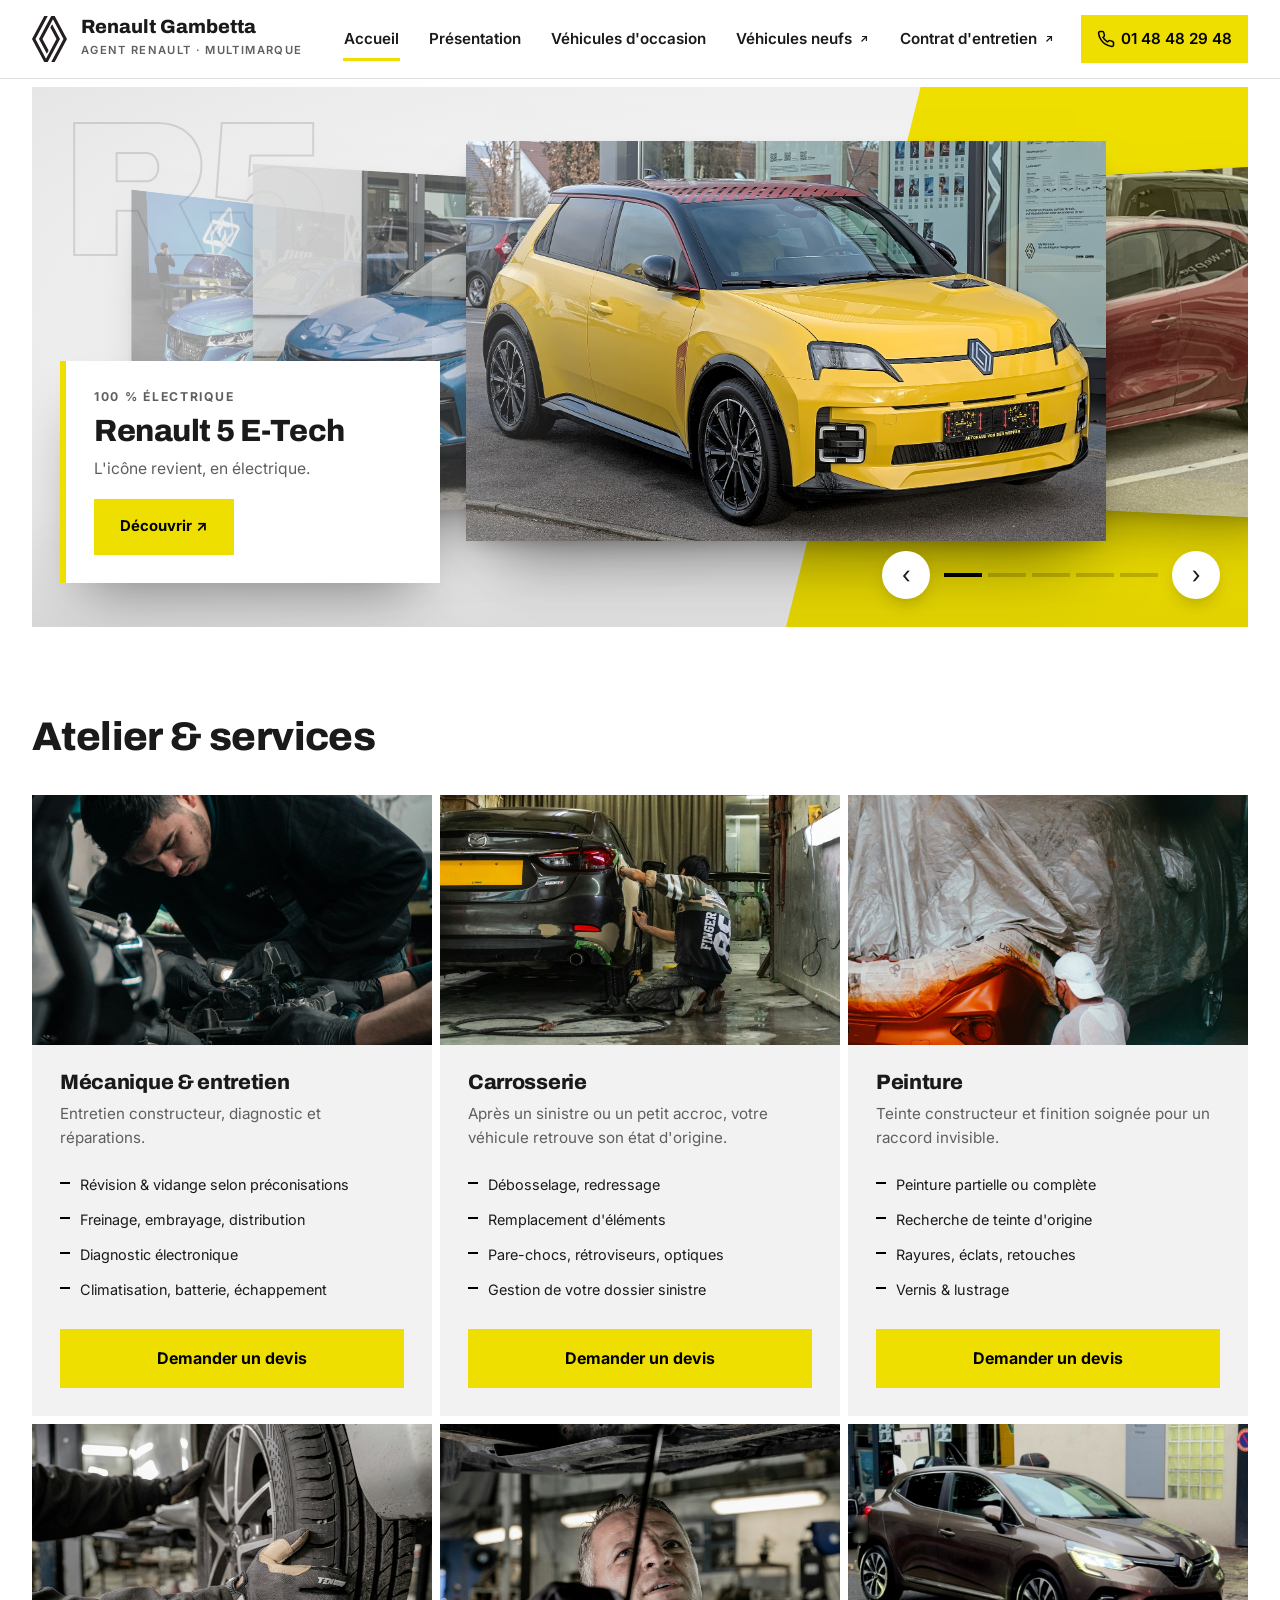
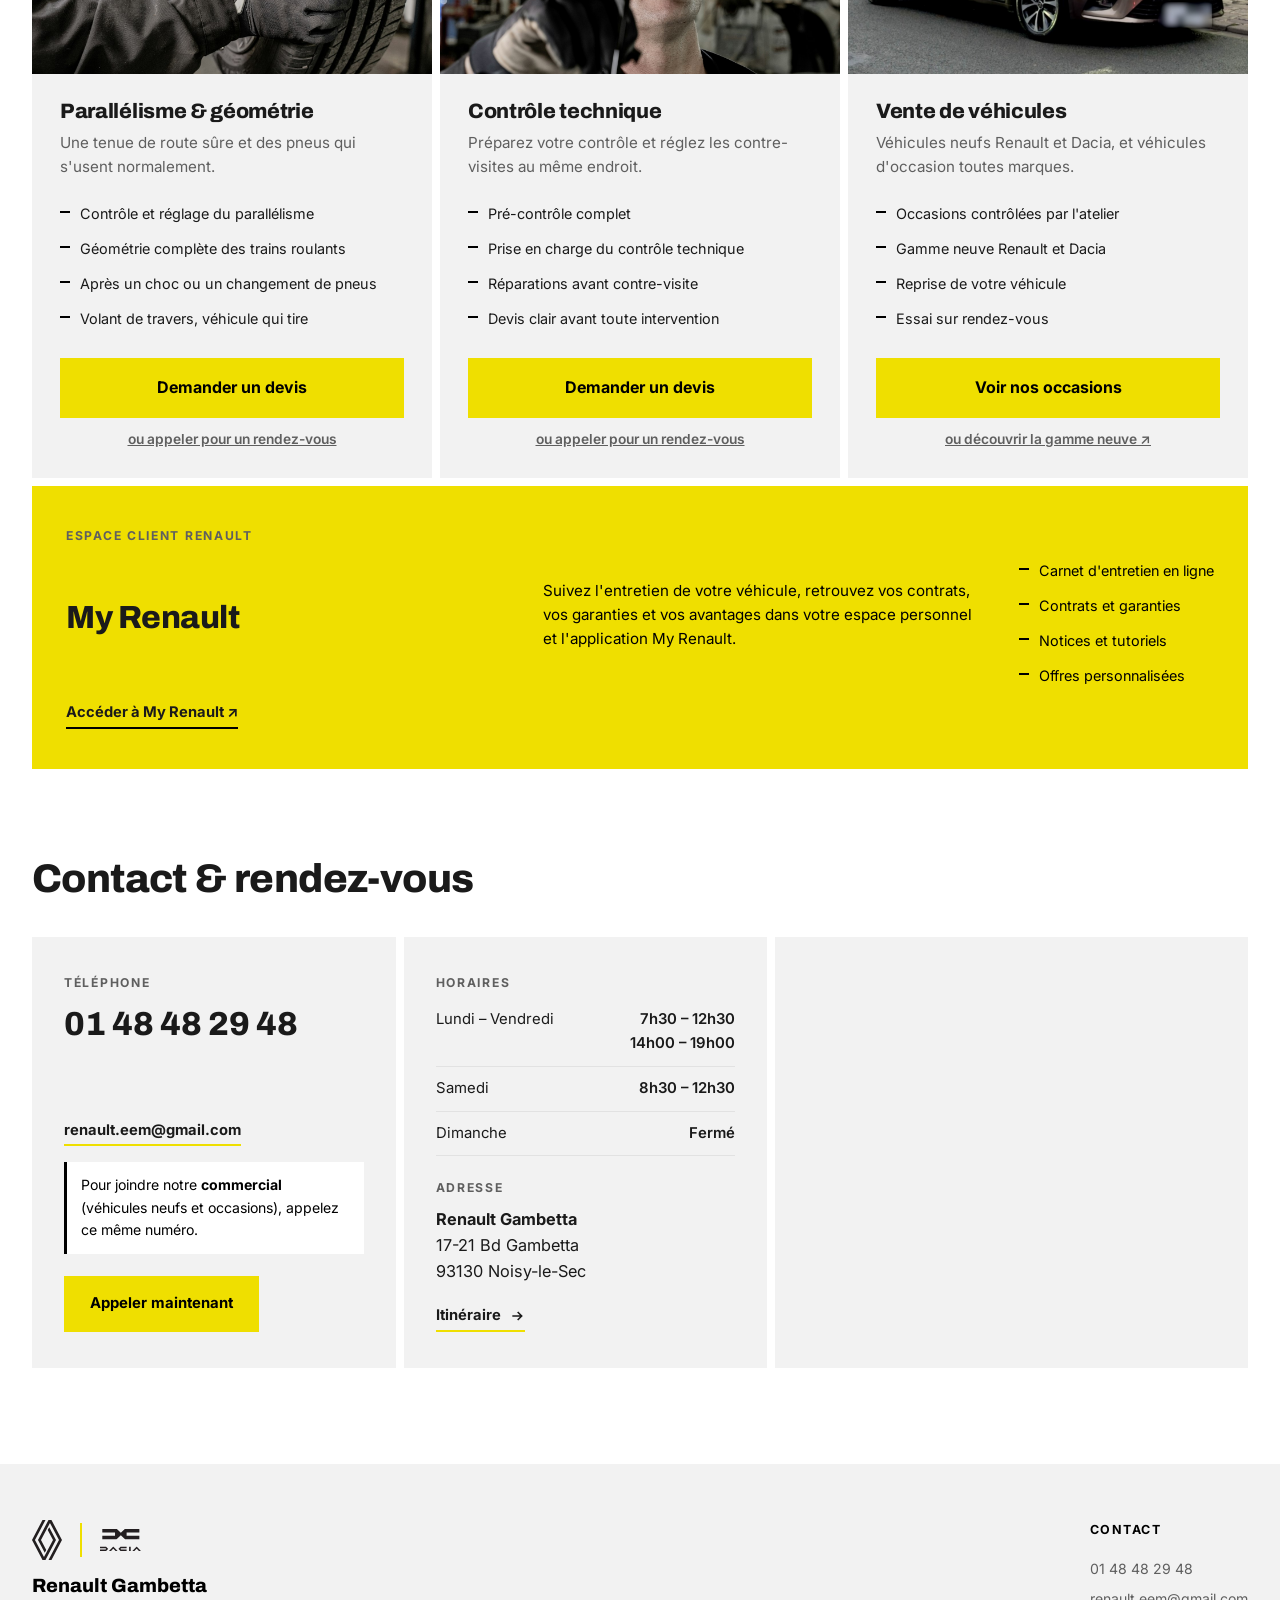
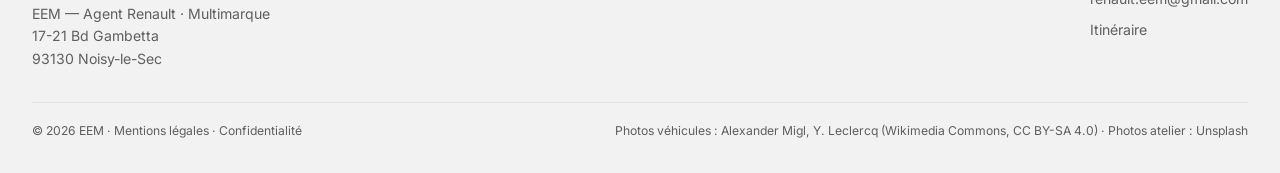
<file: index.html>
<!doctype html>
<html lang="fr">
<head>
  <meta charset="utf-8">
  <link rel="icon" href="favicon.svg" type="image/svg+xml">
  <link rel="icon" href="favicon-32.png" sizes="32x32" type="image/png">
  <link rel="apple-touch-icon" href="apple-touch-icon.png">
  <meta name="viewport" content="width=device-width, initial-scale=1">
  <title>Renault Gambetta – Agent Renault &amp; garage multimarque à Noisy-le-Sec</title>
  <meta name="description" content="Renault Gambetta, agent Renault et garage multimarque à Noisy-le-Sec : mécanique, entretien, carrosserie, peinture, parallélisme et géométrie, contrôle technique. Véhicules d'occasion et neufs Renault.">
  <link rel="preconnect" href="https://fonts.googleapis.com">
  <link rel="preconnect" href="https://fonts.gstatic.com" crossorigin>
  <link href="https://fonts.googleapis.com/css2?family=Archivo:wght@700;800;900&family=Inter:wght@400;500;600;700&display=swap" rel="stylesheet">
  <link rel="stylesheet" href="assets/style.css?v=36">
</head>
<body data-page="home">
  <div id="site-header"></div>

  <!-- HERO -->
  <h1 class="sr-only">Renault Gambetta, agent Renault à Noisy-le-Sec : mécanique, carrosserie, peinture, géométrie, contrôle technique</h1>
  <section class="hero3d">
    <div class="container">
      <div class="h3-stage" id="h3-stage" tabindex="0" aria-roledescription="carrousel" aria-label="Gamme Renault">
        <div class="h3-word" id="h3-word" aria-hidden="true"></div>
        <div class="h3-track" id="h3-track"></div>
        <div class="h3-info" id="h3-info" aria-live="polite"></div>
        <div class="h3-nav">
          <button class="h3-arrow" id="h3-prev" aria-label="Modèle précédent">‹</button>
          <div class="h3-bars" id="h3-bars"></div>
          <button class="h3-arrow" id="h3-next" aria-label="Modèle suivant">›</button>
        </div>
      </div>
    </div>
  </section>

  <!-- SERVICES -->
  <section class="section" id="services">
    <div class="container">
      <div class="section-head reveal">
        <h2>Atelier &amp; services</h2>
      </div>

      <div class="tiles services">
        <article class="tile reveal" id="mecanique">
          <div class="tile-img"><img data-photo="mecanique" alt="Mécanicien travaillant sur un moteur" loading="lazy"></div>
          <div class="tile-body">
            <h3>Mécanique &amp; entretien</h3>
            <p>Entretien constructeur, diagnostic et réparations.</p>
            <ul>
              <li>Révision &amp; vidange selon préconisations</li>
              <li>Freinage, embrayage, distribution</li>
              <li>Diagnostic électronique</li>
              <li>Climatisation, batterie, échappement</li>
            </ul>
            <a class="btn btn-yellow tile-btn" href="devis.html?op=Mécanique">Demander un devis</a>
          </div>
        </article>

        <article class="tile reveal" id="carrosserie">
          <div class="tile-img"><img data-photo="carrosserie" alt="Carrossier ponçant un élément de carrosserie" loading="lazy"></div>
          <div class="tile-body">
            <h3>Carrosserie</h3>
            <p>Après un sinistre ou un petit accroc, votre véhicule retrouve son état d'origine.</p>
            <ul>
              <li>Débosselage, redressage</li>
              <li>Remplacement d'éléments</li>
              <li>Pare-chocs, rétroviseurs, optiques</li>
              <li>Gestion de votre dossier sinistre</li>
            </ul>
            <a class="btn btn-yellow tile-btn" href="#" data-devis="Carrosserie">Demander un devis</a>
          </div>
        </article>

        <article class="tile reveal" id="peinture">
          <div class="tile-img"><img data-photo="peinture" alt="Préparation d'un véhicule avant peinture" loading="lazy"></div>
          <div class="tile-body">
            <h3>Peinture</h3>
            <p>Teinte constructeur et finition soignée pour un raccord invisible.</p>
            <ul>
              <li>Peinture partielle ou complète</li>
              <li>Recherche de teinte d'origine</li>
              <li>Rayures, éclats, retouches</li>
              <li>Vernis &amp; lustrage</li>
            </ul>
            <a class="btn btn-yellow tile-btn" href="#" data-devis="Peinture">Demander un devis</a>
          </div>
        </article>

        <article class="tile reveal" id="geometrie">
          <div class="tile-img"><img data-photo="geometrie" alt="Technicien intervenant sur une roue" loading="lazy"></div>
          <div class="tile-body">
            <h3>Parallélisme &amp; géométrie</h3>
            <p>Une tenue de route sûre et des pneus qui s'usent normalement.</p>
            <ul>
              <li>Contrôle et réglage du parallélisme</li>
              <li>Géométrie complète des trains roulants</li>
              <li>Après un choc ou un changement de pneus</li>
              <li>Volant de travers, véhicule qui tire</li>
            </ul>
            <a class="btn btn-yellow tile-btn" href="devis.html?op=Parallélisme / géométrie">Demander un devis</a>
            <a class="tile-call" data-tel href="#">ou appeler pour un rendez-vous</a>
          </div>
        </article>

        <article class="tile reveal" id="controle">
          <div class="tile-img"><img data-photo="controle" alt="Technicien inspectant le dessous d'un véhicule" loading="lazy"></div>
          <div class="tile-body">
            <h3>Contrôle technique</h3>
            <p>Préparez votre contrôle et réglez les contre-visites au même endroit.</p>
            <ul>
              <li>Pré-contrôle complet</li>
              <li>Prise en charge du contrôle technique</li>
              <li>Réparations avant contre-visite</li>
              <li>Devis clair avant toute intervention</li>
            </ul>
            <a class="btn btn-yellow tile-btn" href="devis.html?op=Contrôle technique">Demander un devis</a>
            <a class="tile-call" data-tel href="#">ou appeler pour un rendez-vous</a>
          </div>
        </article>

        <article class="tile reveal" id="vente">
          <div class="tile-img"><img src="photos/vo/clio5-1-vignette.jpg" alt="Véhicule d'occasion devant l'agence Renault Gambetta" loading="lazy"></div>
          <div class="tile-body">
            <h3>Vente de véhicules</h3>
            <p>Véhicules neufs Renault et Dacia, et véhicules d'occasion toutes marques.</p>
            <ul>
              <li>Occasions contrôlées par l'atelier</li>
              <li>Gamme neuve Renault et Dacia</li>
              <li>Reprise de votre véhicule</li>
              <li>Essai sur rendez-vous</li>
            </ul>
            <a class="btn btn-yellow tile-btn" href="vo.html">Voir nos occasions</a>
            <a class="tile-call" data-href="lienRenault" href="#" target="_blank" rel="noopener">ou découvrir la gamme neuve ↗</a>
          </div>
        </article>

        <a class="tile myr reveal" data-href="lienMyRenault" href="#" target="_blank" rel="noopener">
          <div class="tile-body">
            <span class="eyebrow">Espace client Renault</span>
            <h3>My Renault</h3>
            <p>Suivez l'entretien de votre véhicule, retrouvez vos contrats, vos garanties et vos avantages dans votre espace personnel et l'application My Renault.</p>
            <ul>
              <li>Carnet d'entretien en ligne</li>
              <li>Contrats et garanties</li>
              <li>Notices et tutoriels</li>
              <li>Offres personnalisées</li>
            </ul>
            <span class="link-arrow">Accéder à My Renault ↗</span>
          </div>
        </a>

      </div>
    </div>
  </section>

  <!-- CONTACT -->
  <section class="section tight" id="contact">
    <div class="container">
      <div class="section-head reveal">
        <h2>Contact &amp; rendez-vous</h2>
      </div>
      <div class="tiles contact reveal">
        <div class="tile"><div class="tile-body">
          <span class="eyebrow">Téléphone</span>
          <a class="big-tel" data-tel href="#"><span data-num></span></a>
          <a class="link-arrow" href="#" id="mail"></a>
          <div class="note">Pour joindre notre <strong>commercial</strong> (véhicules neufs et occasions), appelez ce même numéro.</div>
          <a class="btn btn-yellow" data-tel href="#" style="margin-top:22px;align-self:flex-start">Appeler maintenant</a>
        </div></div>
        <div class="tile"><div class="tile-body">
          <span class="eyebrow">Horaires</span>
          <table id="horaires"></table>
          <span class="eyebrow">Adresse</span>
          <address><strong>Renault Gambetta</strong><br><span data-text="adresse"></span><br><span data-text="ville"></span></address>
          <a class="link-arrow" data-href="lienMaps" data-arrow href="#" target="_blank" rel="noopener">Itinéraire</a>
        </div></div>
        <div class="tile map"><iframe id="map" title="Plan d'accès Renault Gambetta" loading="lazy" referrerpolicy="no-referrer-when-downgrade"></iframe></div>
      </div>
    </div>
  </section>

  <!-- Fenêtre devis carrosserie / peinture -->
  <div class="modal" id="devis-modal" role="dialog" aria-modal="true" aria-labelledby="devis-title">
    <div class="modal-box devis-box">
      <button class="modal-close" aria-label="Fermer">×</button>
      <div class="devis-head">
        <span class="eyebrow" id="devis-eyebrow">Carrosserie</span>
        <h2 id="devis-title">Avec ou sans assurance, c'est vous qui choisissez.</h2>
        <p>Après un sinistre, vous êtes libre de faire réparer votre véhicule dans le garage de votre choix.</p>
      </div>
      <div class="tiles ins">
        <div class="tile yellow"><div class="tile-body">
          <span class="eyebrow" style="color:#000;margin-bottom:8px">Option 1</span>
          <h3>Via votre assurance</h3>
          <p>Nous nous occupons des démarches avec votre assureur et l'expert.</p>
          <ol>
            <li>Vous déclarez le sinistre à votre assurance</li>
            <li>Vous nous envoyez votre demande de devis</li>
            <li>Nous gérons l'expertise et la réparation</li>
          </ol>
          <a class="btn btn-black" href="#" data-choix="Avec assurance" style="margin-top:20px">Demander un devis</a>
        </div></div>
        <div class="tile"><div class="tile-body">
          <span class="eyebrow" style="margin-bottom:8px">Option 2</span>
          <h3>Sans passer par l'assurance</h3>
          <p>Pour une petite réparation, ou pour éviter un malus ou une franchise.</p>
          <ol>
            <li>Vous nous envoyez des photos des dégâts</li>
            <li>Devis gratuit et détaillé</li>
            <li>Aucune déclaration, aucun impact sur votre bonus</li>
          </ol>
          <a class="btn btn-black" href="#" data-choix="Sans assurance" style="margin-top:20px">Demander un devis</a>
        </div></div>
      </div>
      <div class="devis-foot">
        <svg viewBox="0 0 24 24" fill="none" stroke="currentColor" stroke-width="2"><rect x="3" y="5" width="18" height="14"/><path d="M7 10h6M7 14h10"/></svg>
        <p><strong>Pour tout devis, la copie de la carte grise est obligatoire</strong> : sans elle, la demande ne pourra pas être prise en considération. Vous préférez appeler ? <a data-tel href="#"><span data-num></span></a></p>
      </div>
    </div>
  </div>

  <div id="site-footer"></div>

  <script src="assets/config.js?v=36"></script>
  <script src="assets/main.js?v=36"></script>
  <script src="assets/hero3d.js?v=36"></script>
  <script>
    document.getElementById("horaires").innerHTML = SITE.horaires.map(([j, h]) => `<tr><td>${j}</td><td>${h}</td></tr>`).join("");
    const mail = document.getElementById("mail"); mail.href = "mailto:" + SITE.email; mail.textContent = SITE.email;
    document.getElementById("map").src = SITE.carteEmbed;

    // Devis carrosserie / peinture : choix avec ou sans assurance
    const dm = document.getElementById("devis-modal");
    let devisOp = "";
    const closeDevis = () => { dm.classList.remove("open"); document.body.style.overflow = ""; };
    document.querySelectorAll("[data-devis]").forEach((a) => a.addEventListener("click", (e) => {
      e.preventDefault();
      devisOp = a.dataset.devis;
      document.getElementById("devis-eyebrow").textContent = "Devis " + devisOp.toLowerCase();
      dm.classList.add("open"); document.body.style.overflow = "hidden";
    }));
    dm.querySelectorAll("[data-choix]").forEach((a) => a.addEventListener("click", (e) => {
      e.preventDefault();
      location.href = "devis.html?op=" + encodeURIComponent(devisOp) + "&assurance=" + encodeURIComponent(a.dataset.choix);
    }));
    dm.addEventListener("click", (e) => { if (e.target === dm || e.target.closest(".modal-close")) closeDevis(); });
    document.addEventListener("keydown", (e) => e.key === "Escape" && closeDevis());
  </script>
</body>
</html>
</file>
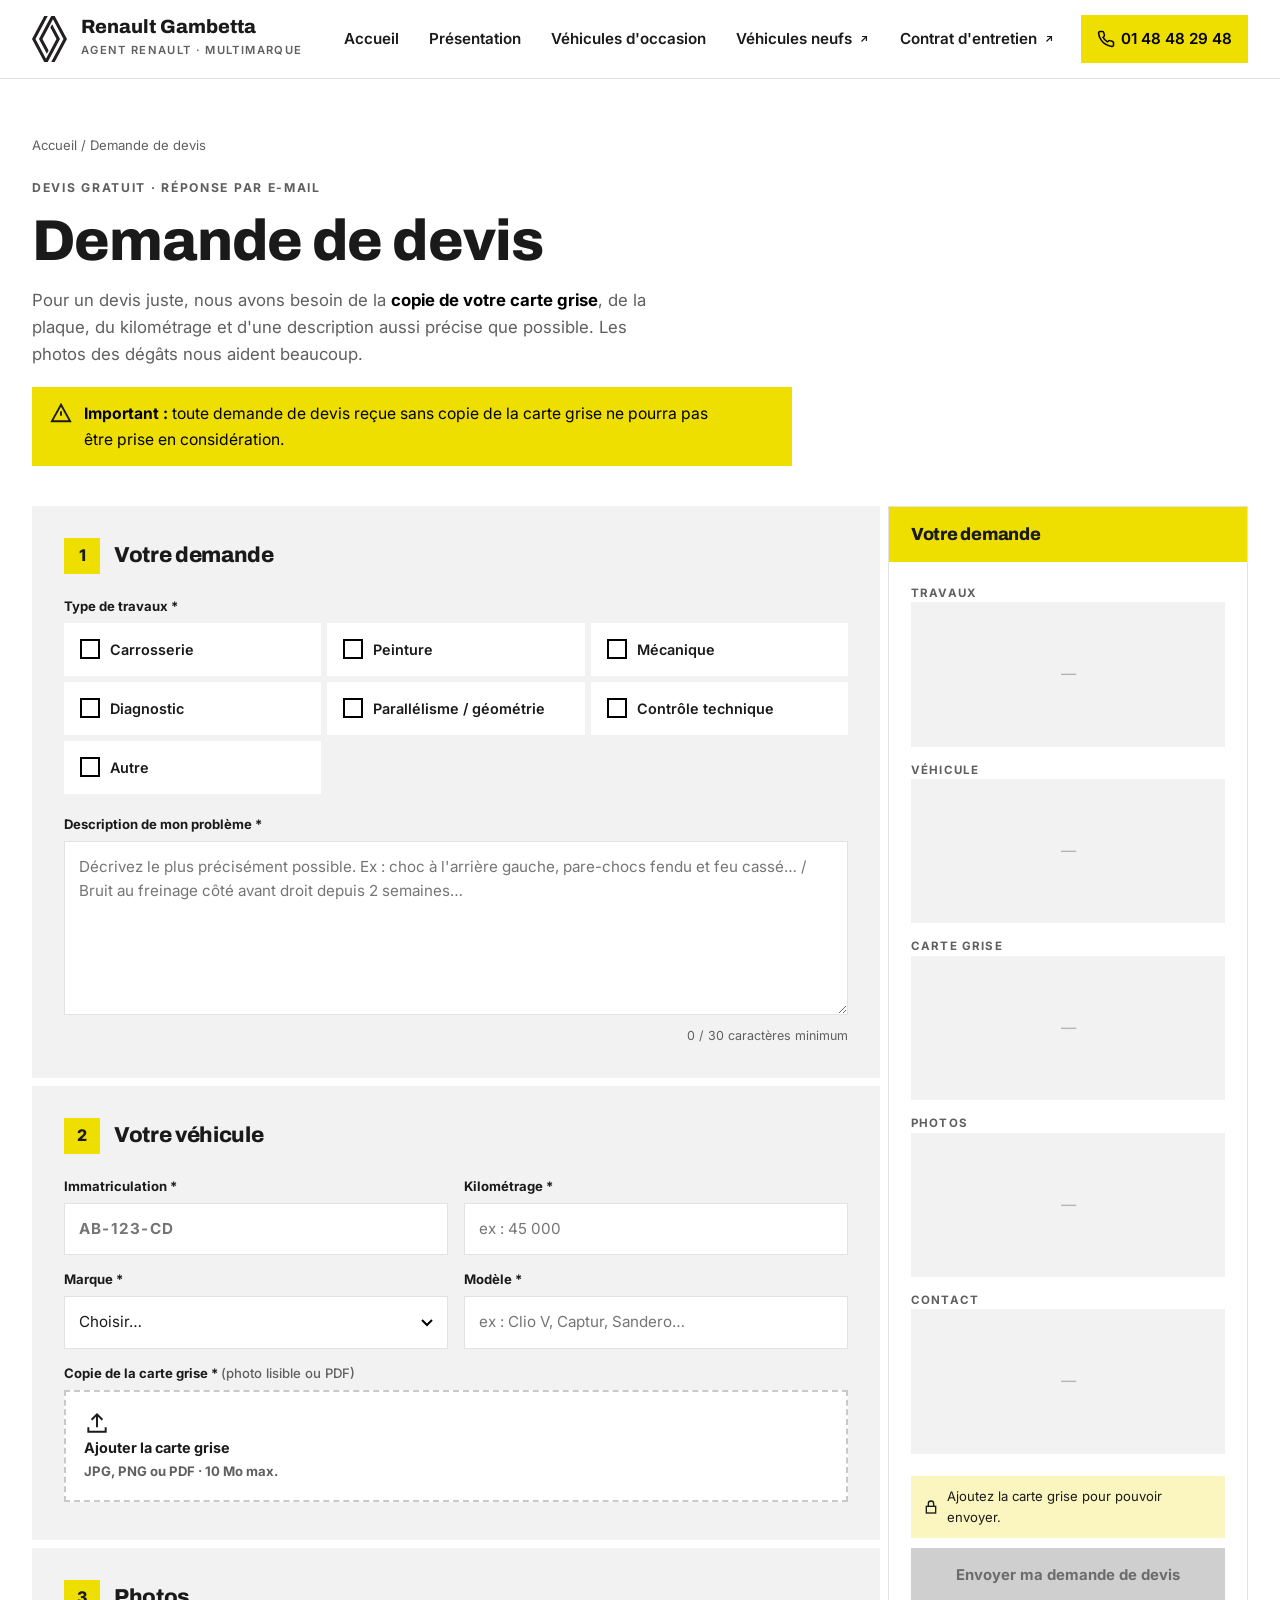
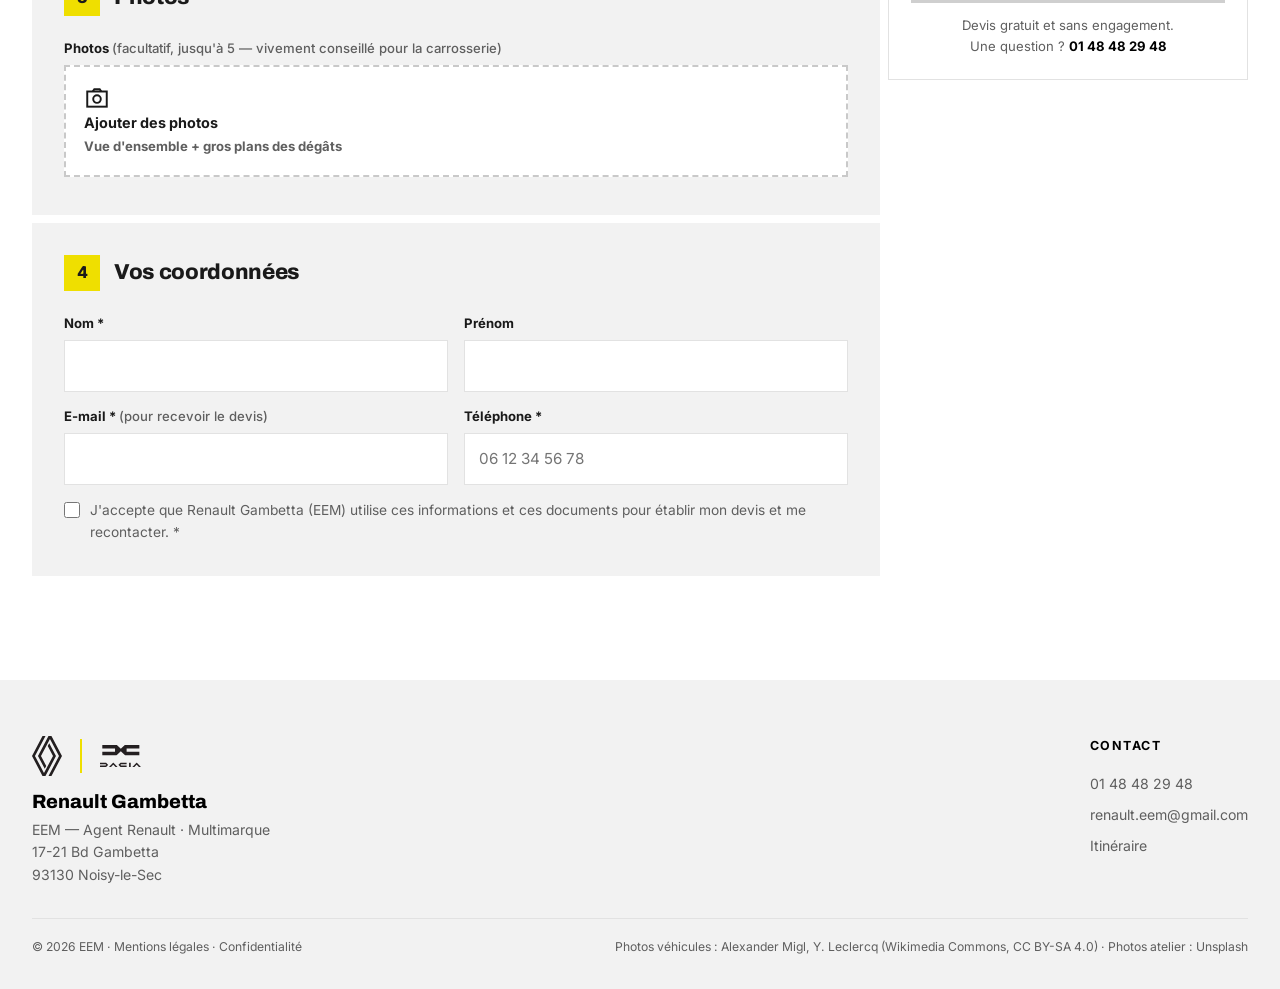
<file: devis.html>
<!doctype html>
<html lang="fr">
<head>
  <meta charset="utf-8">
  <link rel="icon" href="favicon.svg" type="image/svg+xml">
  <link rel="icon" href="favicon-32.png" sizes="32x32" type="image/png">
  <link rel="apple-touch-icon" href="apple-touch-icon.png">
  <meta name="viewport" content="width=device-width, initial-scale=1">
  <title>Demande de devis – Renault Gambetta, Noisy-le-Sec</title>
  <meta name="description" content="Demandez un devis à Renault Gambetta : carrosserie, peinture, mécanique. Joignez votre carte grise et recevez votre devis par e-mail.">
  <link rel="preconnect" href="https://fonts.googleapis.com">
  <link rel="preconnect" href="https://fonts.gstatic.com" crossorigin>
  <link href="https://fonts.googleapis.com/css2?family=Archivo:wght@700;800;900&family=Inter:wght@400;500;600;700&display=swap" rel="stylesheet">
  <link rel="stylesheet" href="assets/style.css?v=36">
</head>
<body data-page="devis">
  <div id="site-header"></div>

  <section class="page-hero">
    <div class="container">
      <div class="crumbs"><a href="index.html">Accueil</a> / Demande de devis</div>
      <span class="eyebrow">Devis gratuit · Réponse par e-mail</span>
      <h1>Demande de devis</h1>
      <p>Pour un devis juste, nous avons besoin de la <strong style="color:#000">copie de votre carte grise</strong>, de la plaque, du kilométrage et d'une description aussi précise que possible. Les photos des dégâts nous aident beaucoup.</p>
      <div class="cg-warn"><svg viewBox="0 0 24 24" fill="none" stroke="currentColor" stroke-width="2"><path d="M12 3 2 21h20z"/><path d="M12 10v5M12 18v.01"/></svg><p><strong>Important :</strong> toute demande de devis reçue sans copie de la carte grise ne pourra pas être prise en considération.</p></div>
    </div>
  </section>

  <section class="section tight">
    <div class="container">
      <form class="rdv-layout" id="form" novalidate>
        <div>
          <!-- 1. Travaux -->
          <div class="step">
            <div class="step-head"><span class="step-num">1</span><h2>Votre demande</h2></div>
            <div class="f"><label>Type de travaux *</label></div>
            <div class="ops" id="ops"></div>
            <button type="button" class="ops-more" id="ops-more">Modifier le type de travaux</button>
            <div class="ins-choice" id="ins">
              <label><input type="radio" name="assurance" value="Avec assurance"> Avec assurance</label>
              <label><input type="radio" name="assurance" value="Sans assurance"> Sans assurance</label>
              <label><input type="radio" name="assurance" value="Je ne sais pas encore"> Je ne sais pas encore</label>
            </div>
            <div class="f" id="desc-field" style="margin-top:20px"><label for="desc">Description de mon problème *</label>
              <textarea id="desc" rows="6" placeholder="Décrivez le plus précisément possible. Ex : choc à l'arrière gauche, pare-chocs fendu et feu cassé… / Bruit au freinage côté avant droit depuis 2 semaines…"></textarea>
              <div class="counter" id="counter"></div></div>
          </div>

          <!-- 2. Véhicule -->
          <div class="step">
            <div class="step-head"><span class="step-num">2</span><h2>Votre véhicule</h2></div>
            <div class="grid2">
              <div class="f"><label for="plaque">Immatriculation *</label><input id="plaque" name="plaque" class="plate" placeholder="AB-123-CD" maxlength="10" autocomplete="off"></div>
              <div class="f"><label for="km">Kilométrage *</label><input id="km" name="km" inputmode="numeric" placeholder="ex : 45 000"></div>
              <div class="f"><label for="marque">Marque *</label>
                <select id="marque" name="marque"><option value="">Choisir…</option><option>Renault</option><option>Dacia</option><option>Alpine</option><option>Autre marque</option></select></div>
              <div class="f"><label for="modele">Modèle *</label><input id="modele" name="modele" placeholder="ex : Clio V, Captur, Sandero…"></div>
              <div class="f full" id="cg-field"><label>Copie de la carte grise * <em>(photo lisible ou PDF)</em></label>
                <label class="upload" id="cg-box"><svg viewBox="0 0 24 24" fill="none" stroke="currentColor" stroke-width="1.8"><path d="M12 16V4M7 9l5-5 5 5"/><path d="M4 16v4h16v-4"/></svg><div class="txt"><strong id="cg-name">Ajouter la carte grise</strong><span>JPG, PNG ou PDF · 10 Mo max.</span></div><input type="file" id="cg" accept="image/*,.pdf"></label></div>
            </div>
          </div>

          <!-- 3. Description -->
          <div class="step">
            <div class="step-head"><span class="step-num">3</span><h2>Photos</h2></div>
            <div class="f"><label>Photos <em>(facultatif, jusqu'à 5 — vivement conseillé pour la carrosserie)</em></label>
              <label class="upload" id="ph-box"><svg viewBox="0 0 24 24" fill="none" stroke="currentColor" stroke-width="1.8"><rect x="3" y="6" width="18" height="14"/><circle cx="12" cy="13" r="3.5"/><path d="M8 6l1.5-2h5L16 6"/></svg><div class="txt"><strong id="ph-name">Ajouter des photos</strong><span>Vue d'ensemble + gros plans des dégâts</span></div><input type="file" id="photos" accept="image/*" multiple></label></div>
          </div>

          <!-- 4. Coordonnées -->
          <div class="step">
            <div class="step-head"><span class="step-num">4</span><h2>Vos coordonnées</h2></div>
            <div class="grid2">
              <div class="f"><label for="nom">Nom *</label><input id="nom" autocomplete="family-name"></div>
              <div class="f"><label for="prenom">Prénom</label><input id="prenom" autocomplete="given-name"></div>
              <div class="f"><label for="email">E-mail * <em>(pour recevoir le devis)</em></label><input id="email" type="email" autocomplete="email"></div>
              <div class="f"><label for="tel">Téléphone *</label><input id="tel" type="tel" autocomplete="tel" placeholder="06 12 34 56 78"></div>
              <div class="full"><label class="check"><input type="checkbox" id="rgpd"> J'accepte que Renault Gambetta (EEM) utilise ces informations et ces documents pour établir mon devis et me recontacter. *</label></div>
            </div>
          </div>
        </div>

        <aside>
          <div class="recap" id="recap-box">
            <div class="recap-head"><h3>Votre demande</h3></div>
            <dl id="recap"></dl>
            <div class="foot">
              <div class="form-error" id="err"></div>
              <div class="lock" id="lock"><svg viewBox="0 0 24 24" fill="none" stroke="currentColor" stroke-width="2"><rect x="5" y="11" width="14" height="10"/><path d="M8 11V7a4 4 0 0 1 8 0v4"/></svg>Ajoutez la carte grise pour pouvoir envoyer.</div>
              <button class="btn btn-black" type="submit" id="send" disabled>Envoyer ma demande de devis</button>
              <p class="alt">Devis gratuit et sans engagement.<br>Une question ? <a data-tel href="#"><span data-num></span></a></p>
            </div>
          </div>
          <div class="done" id="done">
            <div class="big"><svg viewBox="0 0 24 24" fill="none" stroke="currentColor" stroke-width="2.6"><path d="m5 12 5 5 9-10"/></svg></div>
            <h2 id="done-title">Demande envoyée</h2>
            <p id="done-text"></p>
            <a class="btn btn-yellow" href="index.html" style="margin-top:24px">Retour à l'accueil</a>
          </div>
        </aside>
      </form>
    </div>
  </section>

  <div id="site-footer"></div>

  <script src="assets/config.js?v=36"></script>
  <script src="assets/main.js?v=36"></script>
  <script>
  (function () {
    const R = SITE.rdv;
    const $ = (id) => document.getElementById(id);
    const MIN_DESC = 30;
    const MAX_MO = 10;
    const TRAVAUX = ["Carrosserie", "Peinture", "Mécanique", "Diagnostic", "Parallélisme / géométrie", "Contrôle technique", "Autre"];

    $("ops").innerHTML = TRAVAUX.map((o, i) => `<label class="op"><input type="checkbox" name="ops" value="${o}" id="op${i}"><span>${o}</span></label>`).join("");
    const ops = () => [...document.querySelectorAll("[name=ops]:checked")].map((c) => c.value);
    const needsIns = () => ops().some((v) => v === "Carrosserie" || v === "Peinture");

    // Plaque au format AB-123-CD
    $("plaque").addEventListener("input", (e) => {
      const v = e.target.value.toUpperCase().replace(/[^A-Z0-9]/g, "");
      e.target.value = /^[A-Z]{2}\d{1,3}/.test(v) ? v.replace(/^([A-Z]{2})(\d{0,3})([A-Z]{0,2}).*/, (_, a, b, c) => [a, b, c].filter(Boolean).join("-")) : e.target.value.toUpperCase();
    });

    // Fichiers
    function bindFile(input, box, nameEl, empty, max) {
      input.addEventListener("change", () => {
        let files = [...input.files];
        const big = files.find((f) => f.size > MAX_MO * 1024 * 1024);
        if (big) { alert(`« ${big.name} » dépasse ${MAX_MO} Mo. Merci de choisir un fichier plus léger.`); input.value = ""; files = []; }
        if (files.length > max) { alert(`${max} fichiers maximum.`); input.value = ""; files = []; }
        $(nameEl).textContent = files.length ? (files.length === 1 ? files[0].name : files.length + " photos sélectionnées") : empty;
        $(box).classList.toggle("has", files.length > 0);
        update();
      });
    }
    bindFile($("cg"), "cg-box", "cg-name", "Ajouter la carte grise", 1);
    bindFile($("photos"), "ph-box", "ph-name", "Ajouter des photos", 5);

    const hasCG = () => $("cg").files.length === 1;

    function data() {
      return {
        travaux: ops(), assurance: needsIns() ? (document.querySelector("[name=assurance]:checked") || {}).value || "" : "",
        plaque: $("plaque").value.trim(), km: $("km").value.trim(), marque: $("marque").value, modele: $("modele").value.trim(),
        description: $("desc").value.trim(),
        nom: [$("prenom").value.trim(), $("nom").value.trim()].filter(Boolean).join(" "), email: $("email").value.trim(), tel: $("tel").value.trim(),
      };
    }

    function update() {
      const d = data();
      $("ins").classList.toggle("show", needsIns());
      const n = d.description.length;
      $("counter").textContent = n >= MIN_DESC ? `${n} caractères ✓` : `${n} / ${MIN_DESC} caractères minimum`;
      $("counter").classList.toggle("ok", n >= MIN_DESC);
      // l'envoi reste bloqué tant que la carte grise n'est pas jointe
      $("send").disabled = !hasCG();
      $("lock").style.display = hasCG() ? "none" : "flex";
      if (hasCG()) $("cg-field").classList.remove("err");
      const row = (k, v) => `<dt>${k}</dt><dd class="${v ? "" : "empty"}">${v || "—"}</dd>`;
      $("recap").innerHTML =
        row("Travaux", d.travaux.join(", ") + (d.assurance ? " (" + d.assurance.toLowerCase() + ")" : "")) +
        row("Véhicule", [d.marque, d.modele].filter(Boolean).join(" ") + (d.plaque ? " · " + d.plaque : "") + (d.km ? " · " + d.km + " km" : "")) +
        row("Carte grise", hasCG() ? "Jointe ✓" : "") +
        row("Photos", $("photos").files.length ? $("photos").files.length + " photo(s)" : "") +
        row("Contact", [d.nom, d.email].filter(Boolean).join(" · "));
    }
    $("form").addEventListener("input", update);
    $("form").addEventListener("change", update);

    // Préremplissage depuis l'accueil (?op=Carrosserie&assurance=Sans assurance)
    const q = new URLSearchParams(location.search);
    // arrivée depuis une prestation : seul le type de travaux choisi est proposé
    if (q.get("op")) {
      const c = document.querySelector(`[name=ops][value="${q.get("op")}"]`);
      if (c) {
        c.checked = true;
        document.querySelectorAll("#ops .op").forEach((l) => { if (!l.contains(c)) l.hidden = true; });
        $("ops-more").style.display = "inline-block";
      }
    }
    $("ops-more").addEventListener("click", () => {
      document.querySelectorAll("#ops .op").forEach((l) => (l.hidden = false));
      $("ops-more").style.display = "none";
    });
    if (q.get("assurance")) { const r = document.querySelector(`[name=assurance][value="${q.get("assurance")}"]`); if (r) r.checked = true; }

    $("form").addEventListener("submit", async (e) => {
      e.preventDefault();
      const d = data(), missing = [];
      document.querySelectorAll(".f.err").forEach((x) => x.classList.remove("err"));
      const need = (id, ok, label) => { if (!ok) { missing.push(label); const f = $(id).closest(".f"); if (f) f.classList.add("err"); } };
      if (!d.travaux.length) missing.push("type de travaux");
      need("plaque", d.plaque.length >= 5, "immatriculation");
      need("km", /\d/.test(d.km), "kilométrage");
      need("marque", d.marque, "marque");
      need("modele", d.modele, "modèle");
      need("cg", hasCG(), "carte grise");
      need("desc", d.description.length >= MIN_DESC, `description (${MIN_DESC} caractères min.)`);
      need("nom", d.nom, "nom");
      need("email", /^[^@\s]+@[^@\s]+\.[^@\s]+$/.test(d.email), "e-mail");
      need("tel", d.tel.replace(/\D/g, "").length >= 10, "téléphone");
      if (!$("rgpd").checked) missing.push("accord pour le traitement des données");
      if (missing.length) { $("err").textContent = "À compléter : " + missing.join(", ") + "."; $("err").classList.add("show"); return; }
      $("err").classList.remove("show");

      const txt = `Demande de devis\n\nTravaux : ${d.travaux.join(", ")}${d.assurance ? "\nSinistre : " + d.assurance : ""}\n\nVéhicule : ${d.marque} ${d.modele}\nImmatriculation : ${d.plaque}\nKilométrage : ${d.km} km\n\nDescription :\n${d.description}\n\nClient : ${d.nom}\nE-mail : ${d.email}\nTéléphone : ${d.tel}`;

      if (R.envoiUrl) {
        // Envoi direct avec les pièces jointes (carte grise + photos)
        const fd = new FormData();
        Object.entries({ type: "Devis", ...d, travaux: d.travaux.join(", "), message: txt, _replyto: d.email }).forEach(([k, v]) => fd.append(k, v));
        fd.append("carte_grise", $("cg").files[0]);
        [...$("photos").files].forEach((f) => fd.append("photos", f));
        try {
          const r = await fetch(R.envoiUrl, { method: "POST", headers: { Accept: "application/json" }, body: fd });
          if (!r.ok) throw new Error();
        } catch {
          $("err").textContent = "L'envoi n'a pas abouti. Merci de nous appeler au " + SITE.tel + ".";
          $("err").classList.add("show"); return;
        }
        $("done-text").textContent = `Votre carte grise et votre demande nous sont bien parvenues. Nous vous envoyons le devis à ${d.email}.`;
      } else {
        // Sans service d'envoi : la messagerie du client s'ouvre, il doit y joindre ses fichiers
        const pj = "\n\n---\nPIÈCES JOINTES À AJOUTER : carte grise" + ($("photos").files.length ? " + photos des dégâts" : "") + "\nSans copie de la carte grise, la demande de devis ne pourra pas être prise en considération.";
        const avant = "⚠ JOINDRE LA COPIE DE LA CARTE GRISE À CET E-MAIL AVANT DE L'ENVOYER ⚠\n\n";
        location.href = `mailto:${SITE.email}?subject=${encodeURIComponent("Demande de devis – " + d.plaque + " – " + d.travaux.join(", "))}&body=${encodeURIComponent(avant + txt + pj)}`;
        $("done-title").textContent = "Dernière étape";
        $("done-text").innerHTML = `Votre messagerie s'est ouverte avec la demande pré-remplie.<br><strong style="color:#000">Joignez-y la photo de votre carte grise</strong>${$("photos").files.length ? " et vos photos" : ""}, puis envoyez l'e-mail à ${SITE.email}.<br><br><strong style="color:#000">Sans carte grise jointe, votre demande ne pourra pas être prise en considération.</strong>`;
      }
      $("recap-box").style.display = "none";
      $("done").classList.add("show");
      $("done").scrollIntoView({ behavior: "smooth", block: "center" });
    });

    update();
  })();
  </script>
</body>
</html>
</file>
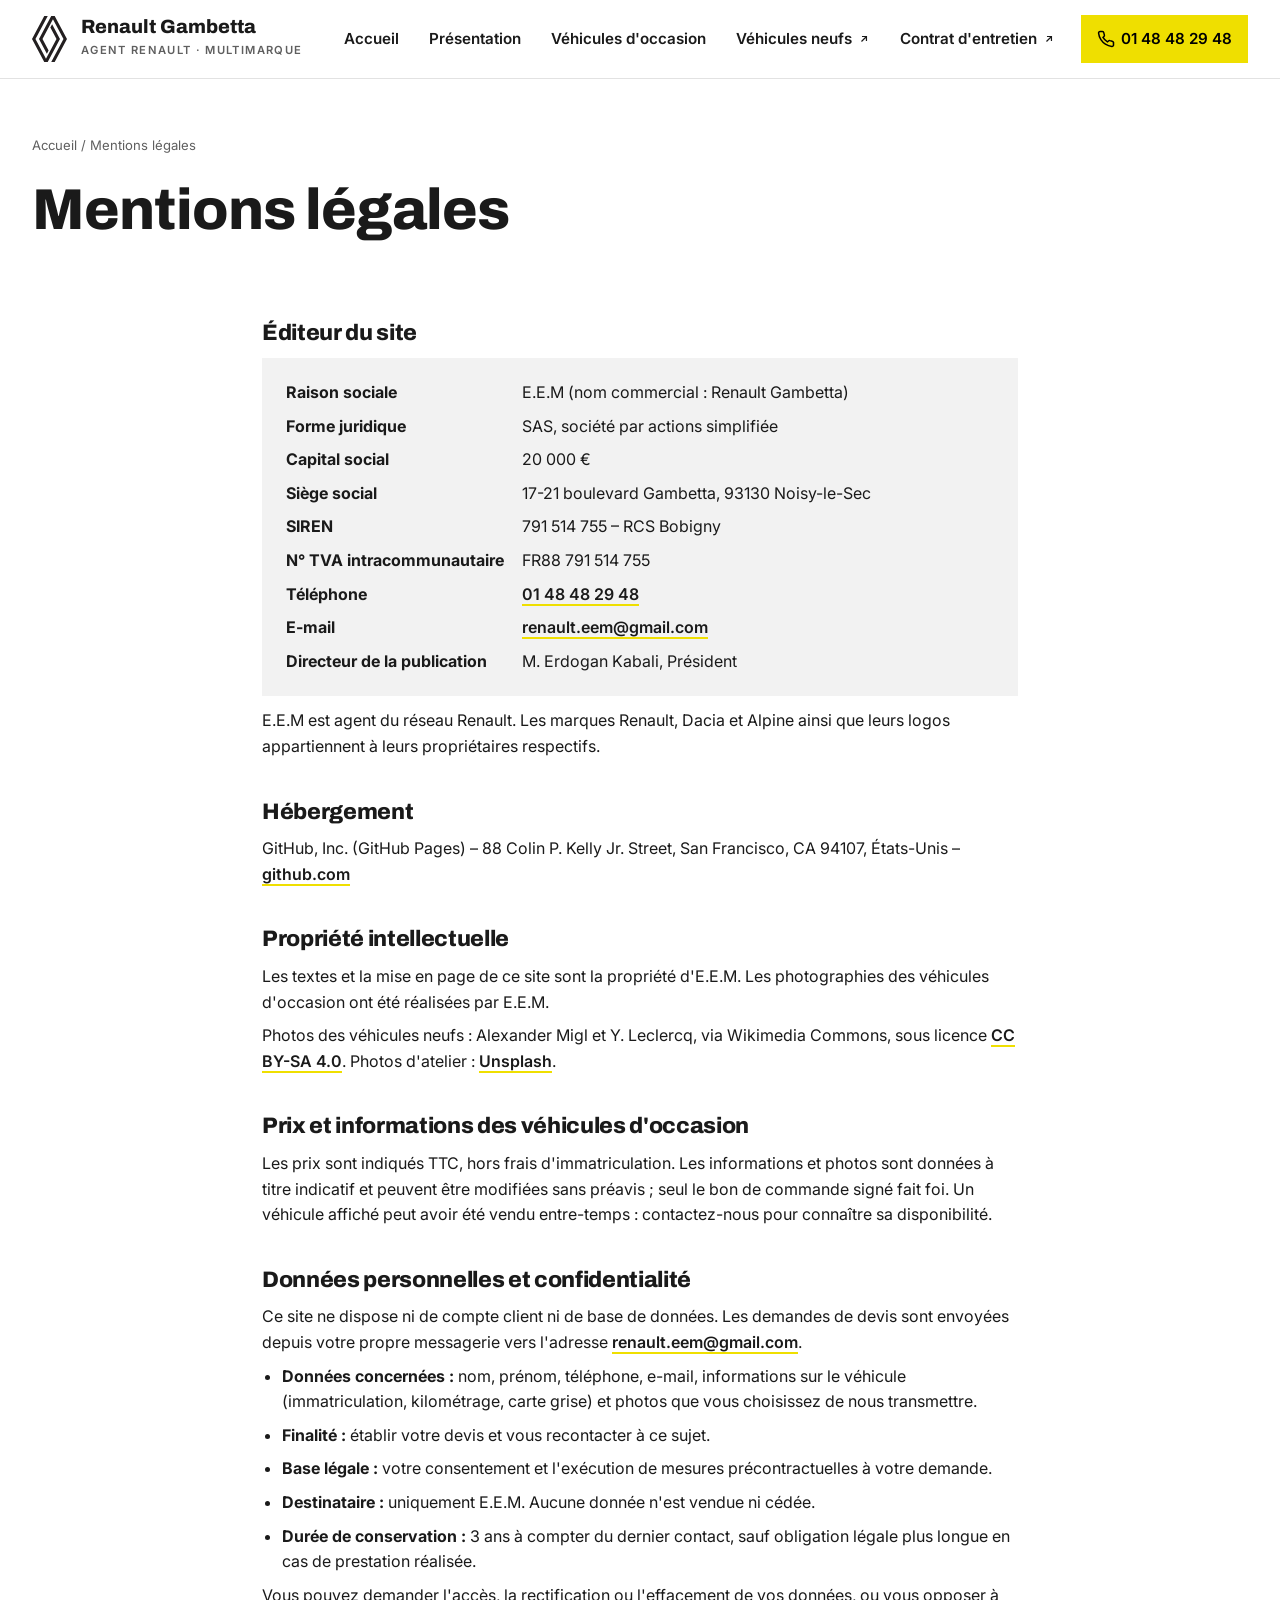
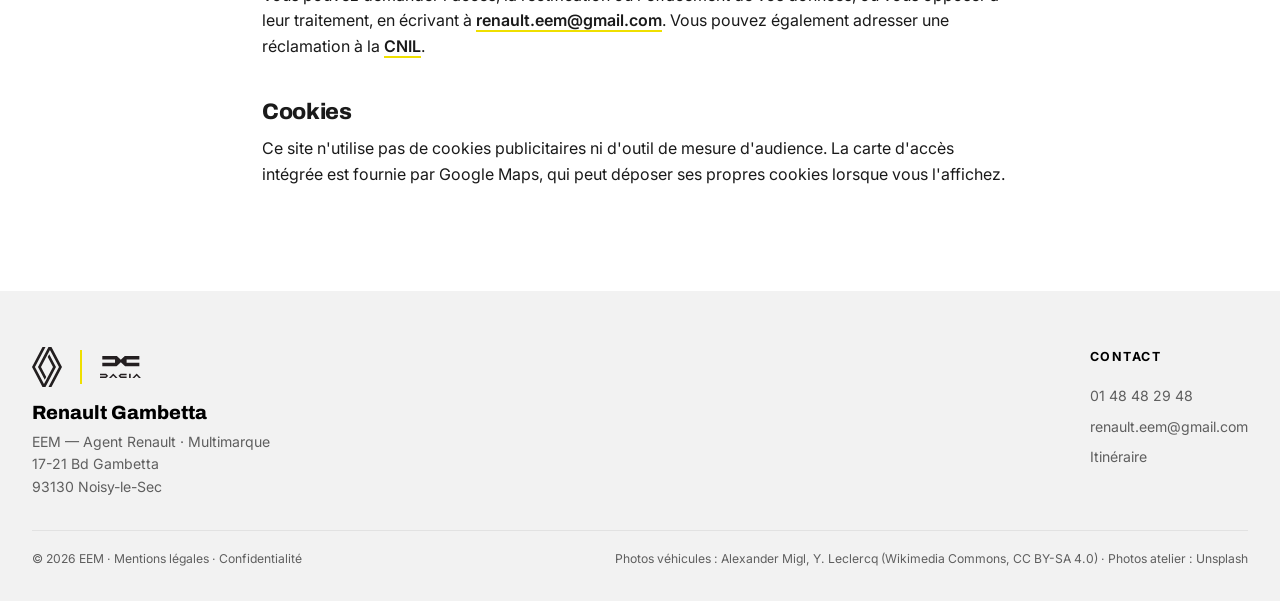
<file: mentions-legales.html>
<!doctype html>
<html lang="fr">
<head>
  <meta charset="utf-8">
  <link rel="icon" href="favicon.svg" type="image/svg+xml">
  <link rel="icon" href="favicon-32.png" sizes="32x32" type="image/png">
  <link rel="apple-touch-icon" href="apple-touch-icon.png">
  <meta name="viewport" content="width=device-width, initial-scale=1">
  <title>Mentions légales et confidentialité – Renault Gambetta, Noisy-le-Sec</title>
  <meta name="robots" content="noindex">
  <link rel="preconnect" href="https://fonts.googleapis.com">
  <link rel="preconnect" href="https://fonts.gstatic.com" crossorigin>
  <link href="https://fonts.googleapis.com/css2?family=Archivo:wght@700;800;900&family=Inter:wght@400;500;600;700&display=swap" rel="stylesheet">
  <link rel="stylesheet" href="assets/style.css?v=36">
  <style>
    .legal-page { max-width: 820px; }
    .legal-page h2 { font-size: 1.4rem; margin: 40px 0 12px; }
    .legal-page p, .legal-page li { color: var(--ink); margin-bottom: 8px; }
    .legal-page ul { padding-left: 20px; margin-bottom: 8px; }
    .legal-page dl { display: grid; grid-template-columns: 220px 1fr; gap: 8px 16px; background: var(--tile); padding: 22px 24px; }
    .legal-page dt { font-weight: 700; }
    .legal-page a { border-bottom: 2px solid var(--yellow); font-weight: 600; }
    @media (max-width: 600px) { .legal-page dl { grid-template-columns: 1fr; gap: 2px; } .legal-page dd { margin-bottom: 10px; } }
  </style>
</head>
<body data-page="legal">
  <div id="site-header"></div>

  <section class="page-hero">
    <div class="container">
      <div class="crumbs"><a href="index.html">Accueil</a> / Mentions légales</div>
      <h1>Mentions légales</h1>
    </div>
  </section>

  <section class="section tight">
    <div class="container legal-page">
      <h2>Éditeur du site</h2>
      <dl>
        <dt>Raison sociale</dt><dd>E.E.M (nom commercial : Renault Gambetta)</dd>
        <dt>Forme juridique</dt><dd>SAS, société par actions simplifiée</dd>
        <dt>Capital social</dt><dd>20 000 €</dd>
        <dt>Siège social</dt><dd>17-21 boulevard Gambetta, 93130 Noisy-le-Sec</dd>
        <dt>SIREN</dt><dd>791 514 755 – RCS Bobigny</dd>
        <dt>N° TVA intracommunautaire</dt><dd>FR88 791 514 755</dd>
        <dt>Téléphone</dt><dd><a href="tel:0148482948">01 48 48 29 48</a></dd>
        <dt>E-mail</dt><dd><a href="mailto:renault.eem@gmail.com">renault.eem@gmail.com</a></dd>
        <dt>Directeur de la publication</dt><dd>M. Erdogan Kabali, Président</dd>
      </dl>
      <p style="margin-top:12px">E.E.M est agent du réseau Renault. Les marques Renault, Dacia et Alpine ainsi que leurs logos appartiennent à leurs propriétaires respectifs.</p>

      <h2>Hébergement</h2>
      <p>GitHub, Inc. (GitHub Pages) – 88 Colin P. Kelly Jr. Street, San Francisco, CA 94107, États-Unis – <a href="https://github.com" target="_blank" rel="noopener">github.com</a></p>

      <h2>Propriété intellectuelle</h2>
      <p>Les textes et la mise en page de ce site sont la propriété d'E.E.M. Les photographies des véhicules d'occasion ont été réalisées par E.E.M.</p>
      <p>Photos des véhicules neufs : Alexander Migl et Y. Leclercq, via Wikimedia Commons, sous licence <a href="https://creativecommons.org/licenses/by-sa/4.0/deed.fr" target="_blank" rel="noopener">CC BY-SA 4.0</a>. Photos d'atelier : <a href="https://unsplash.com" target="_blank" rel="noopener">Unsplash</a>.</p>

      <h2>Prix et informations des véhicules d'occasion</h2>
      <p>Les prix sont indiqués TTC, hors frais d'immatriculation. Les informations et photos sont données à titre indicatif et peuvent être modifiées sans préavis ; seul le bon de commande signé fait foi. Un véhicule affiché peut avoir été vendu entre-temps : contactez-nous pour connaître sa disponibilité.</p>

      <h2 id="confidentialite">Données personnelles et confidentialité</h2>
      <p>Ce site ne dispose ni de compte client ni de base de données. Les demandes de devis sont envoyées depuis votre propre messagerie vers l'adresse <a href="mailto:renault.eem@gmail.com">renault.eem@gmail.com</a>.</p>
      <ul>
        <li><strong>Données concernées :</strong> nom, prénom, téléphone, e-mail, informations sur le véhicule (immatriculation, kilométrage, carte grise) et photos que vous choisissez de nous transmettre.</li>
        <li><strong>Finalité :</strong> établir votre devis et vous recontacter à ce sujet.</li>
        <li><strong>Base légale :</strong> votre consentement et l'exécution de mesures précontractuelles à votre demande.</li>
        <li><strong>Destinataire :</strong> uniquement E.E.M. Aucune donnée n'est vendue ni cédée.</li>
        <li><strong>Durée de conservation :</strong> 3 ans à compter du dernier contact, sauf obligation légale plus longue en cas de prestation réalisée.</li>
      </ul>
      <p>Vous pouvez demander l'accès, la rectification ou l'effacement de vos données, ou vous opposer à leur traitement, en écrivant à <a href="mailto:renault.eem@gmail.com">renault.eem@gmail.com</a>. Vous pouvez également adresser une réclamation à la <a href="https://www.cnil.fr" target="_blank" rel="noopener">CNIL</a>.</p>

      <h2>Cookies</h2>
      <p>Ce site n'utilise pas de cookies publicitaires ni d'outil de mesure d'audience. La carte d'accès intégrée est fournie par Google Maps, qui peut déposer ses propres cookies lorsque vous l'affichez.</p>
    </div>
  </section>

  <div id="site-footer"></div>

  <script src="assets/config.js?v=36"></script>
  <script src="assets/main.js?v=36"></script>
</body>
</html>
</file>
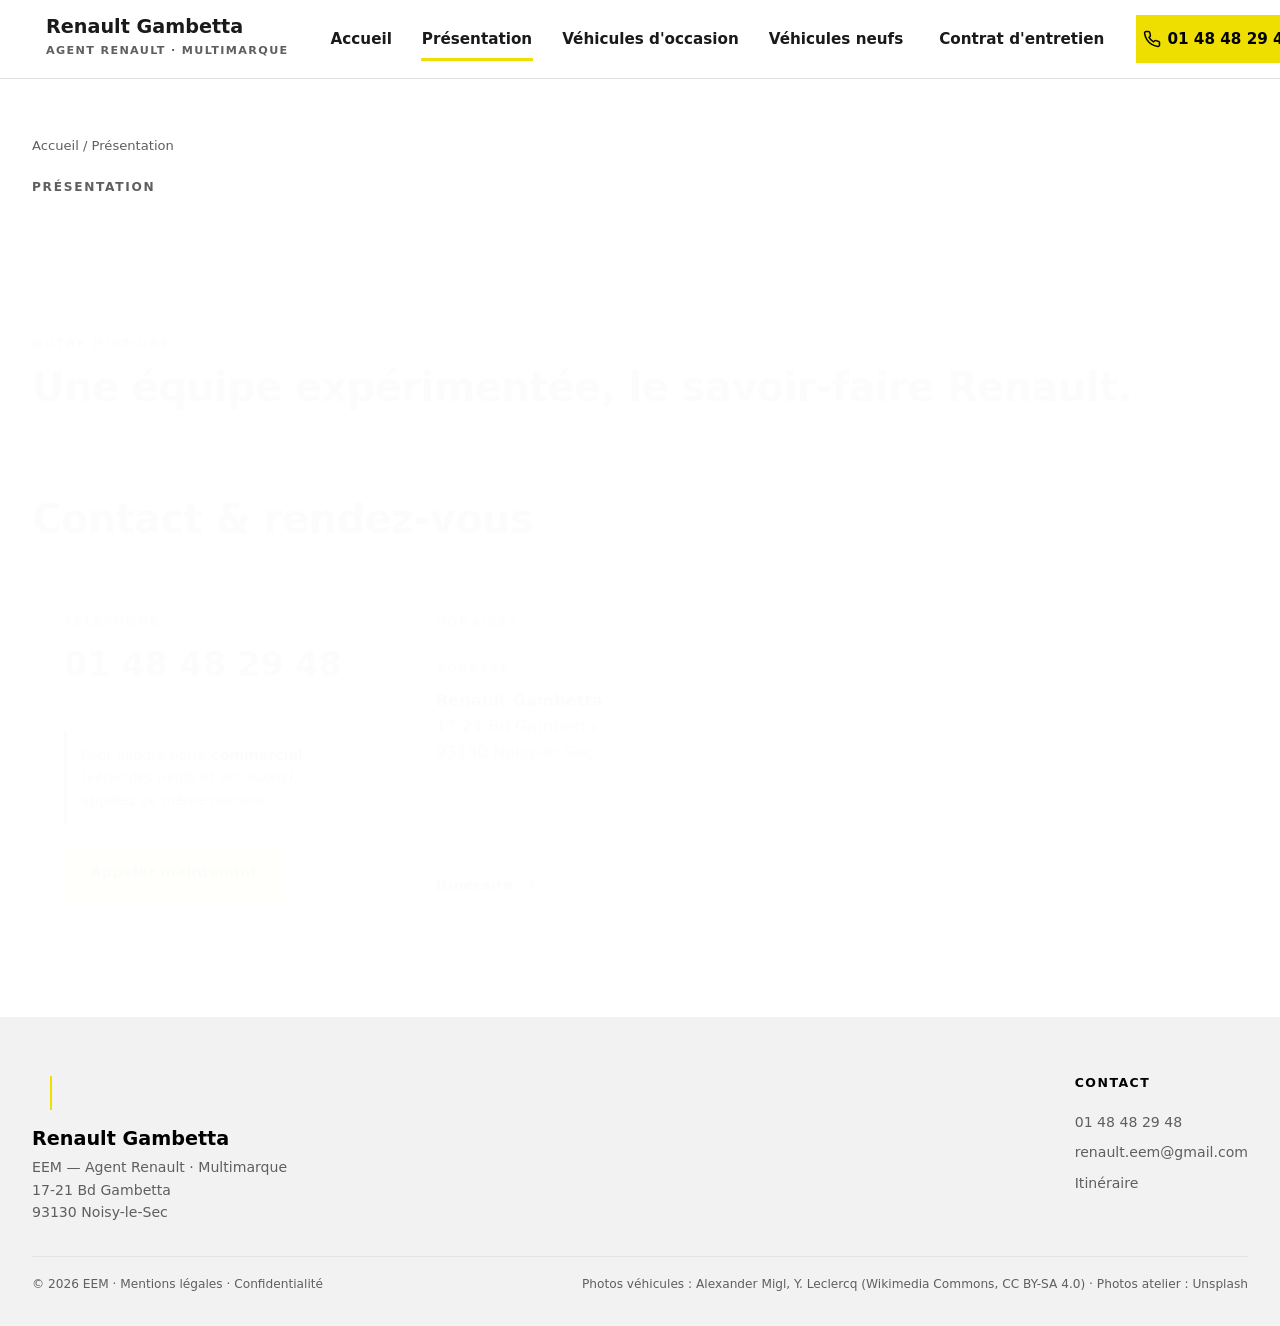
<file: nous-connaitre.html>
<!doctype html>
<html lang="fr"><head><meta charset="utf-8"><meta name="robots" content="noindex">
<link rel="canonical" href="presentation.html"><meta http-equiv="refresh" content="0; url=presentation.html">
<title>Présentation – Renault Gambetta</title></head>
<body><p>Cette page a été déplacée : <a href="presentation.html">Présentation</a>.</p></body></html>
</file>
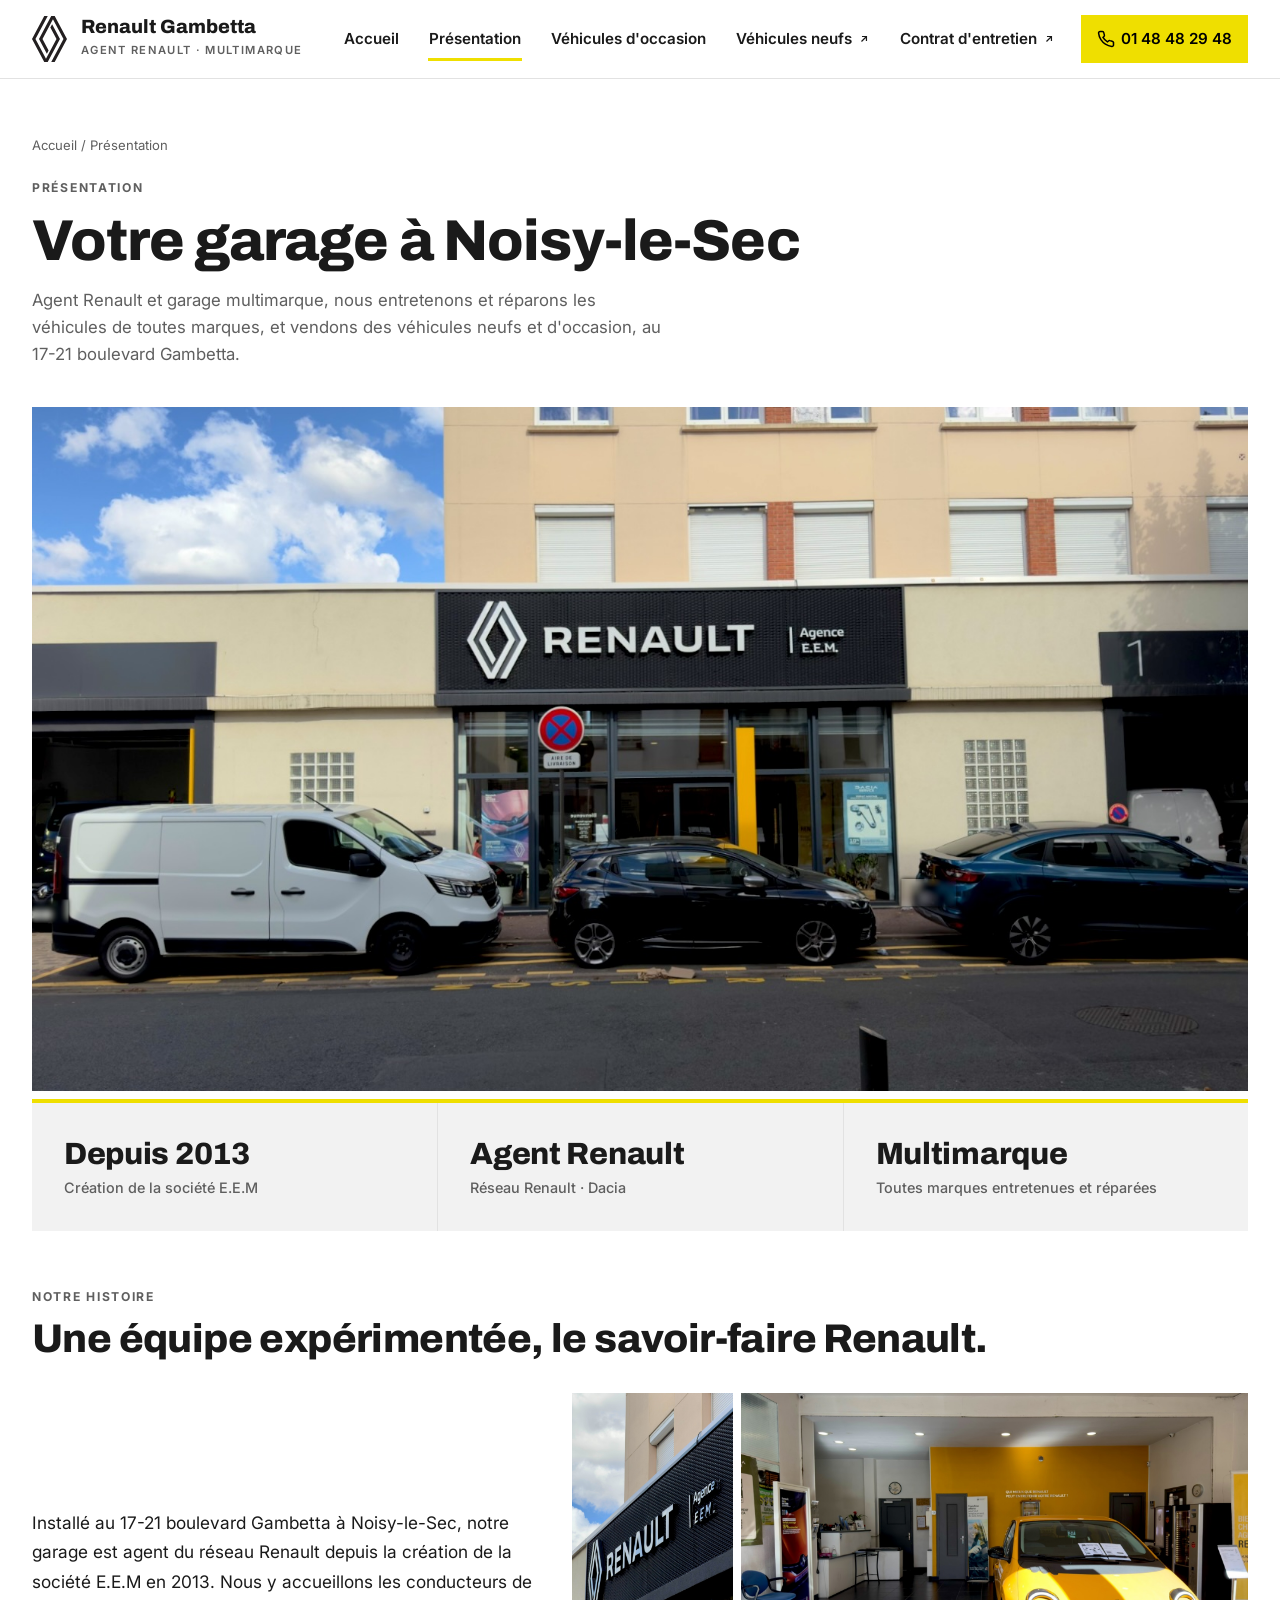
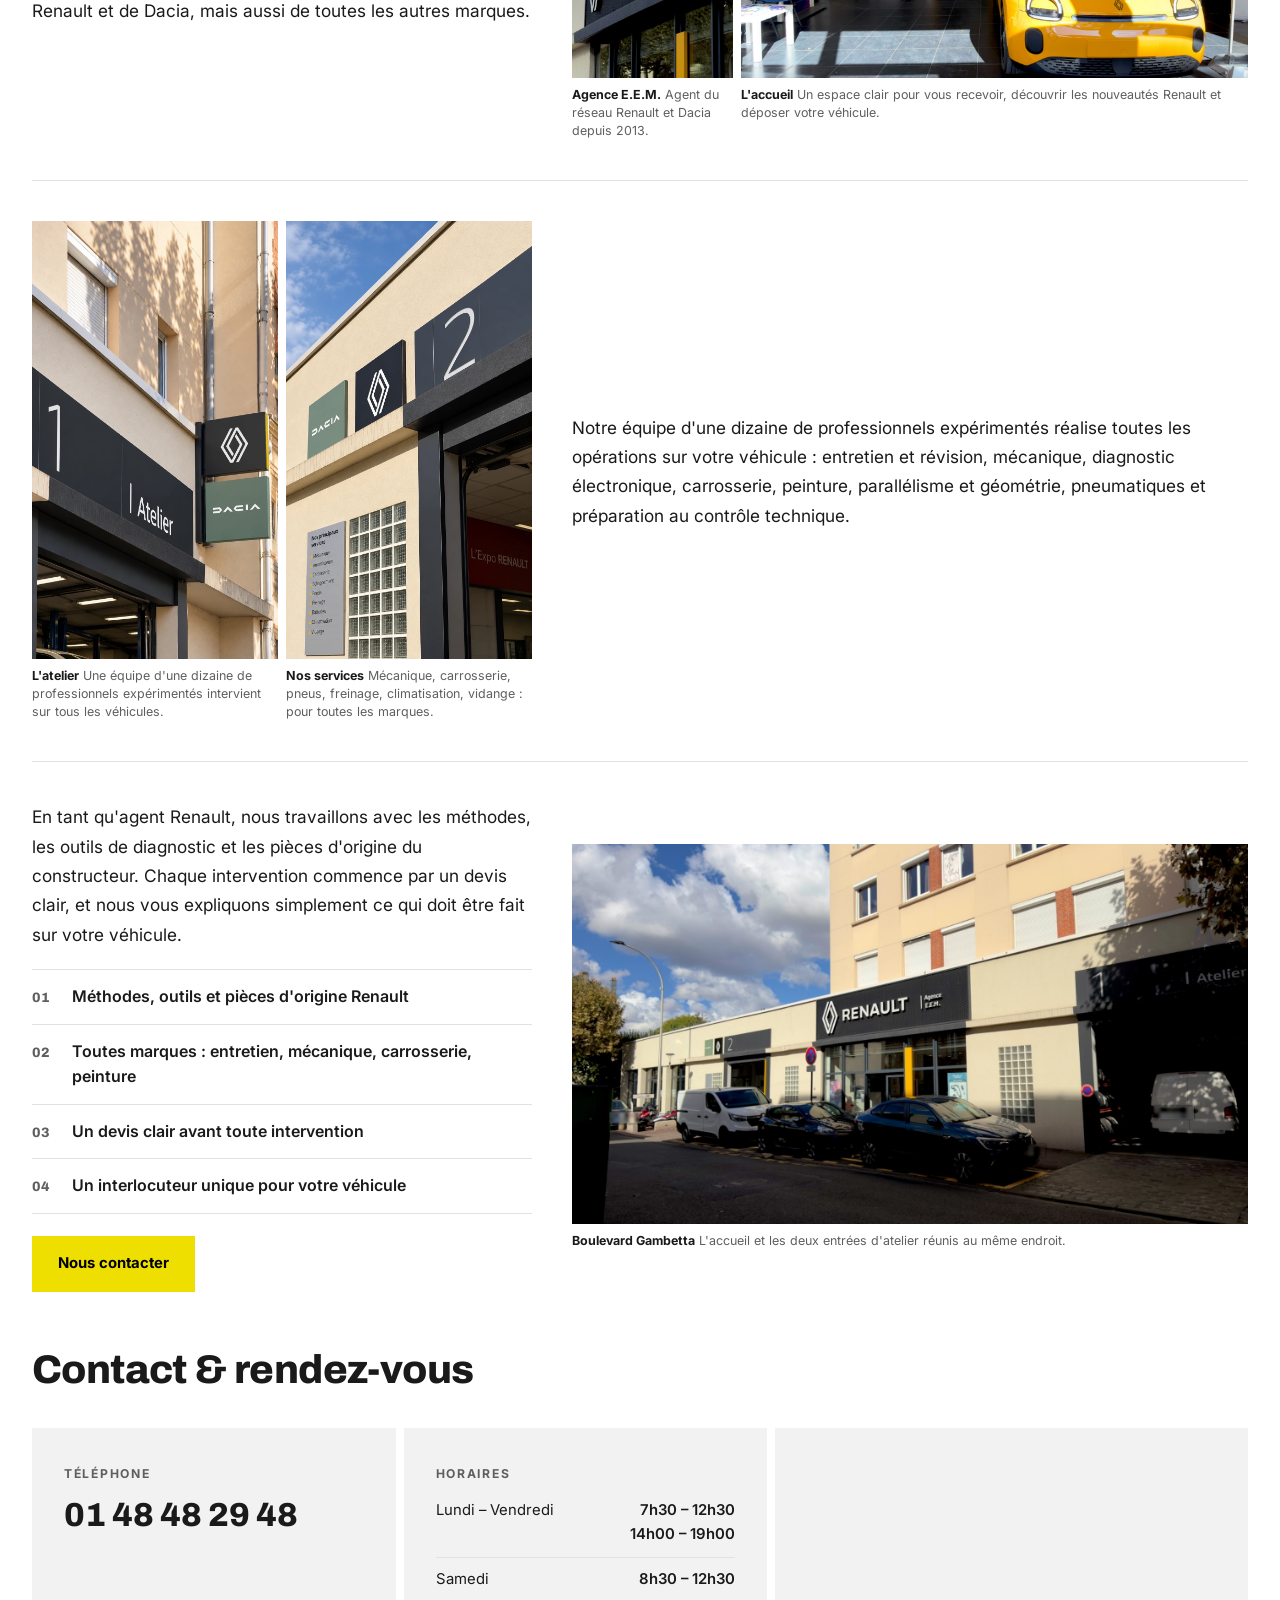
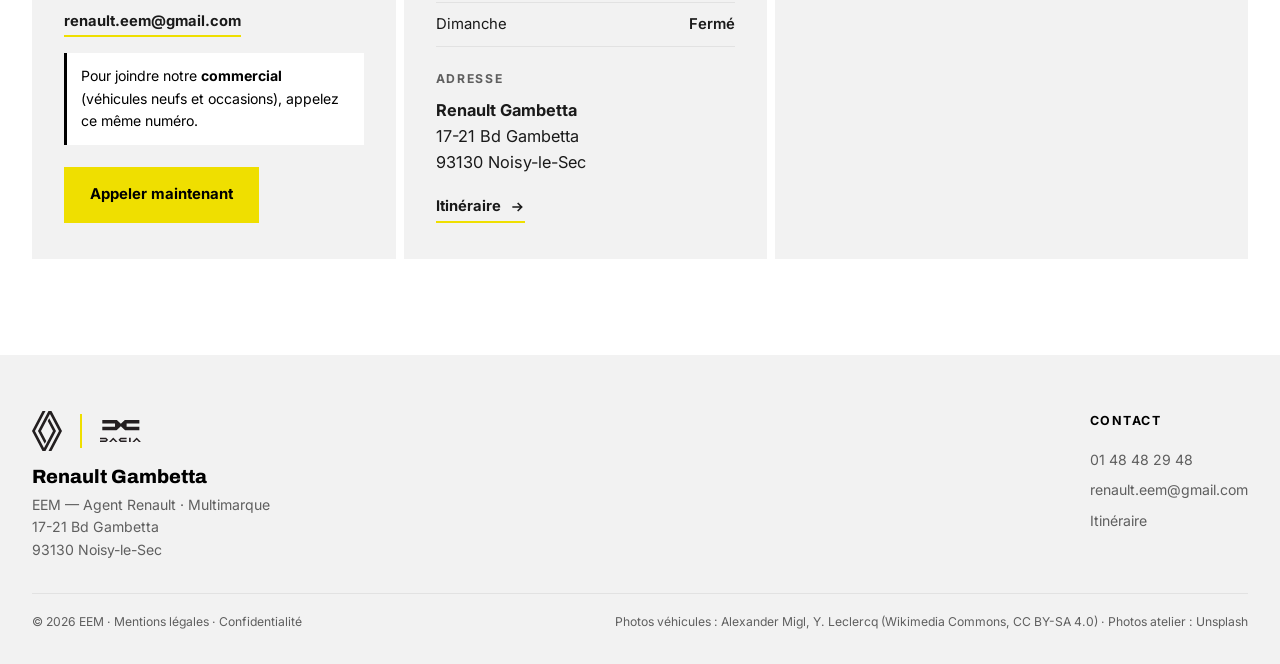
<file: presentation.html>
<!doctype html>
<html lang="fr">
<head>
  <meta charset="utf-8">
  <link rel="icon" href="favicon.svg" type="image/svg+xml">
  <link rel="icon" href="favicon-32.png" sizes="32x32" type="image/png">
  <link rel="apple-touch-icon" href="apple-touch-icon.png">
  <meta name="viewport" content="width=device-width, initial-scale=1">
  <title>Présentation – Renault Gambetta, Noisy-le-Sec</title>
  <meta name="description" content="Renault Gambetta, agent Renault et garage multimarque au 17-21 boulevard Gambetta à Noisy-le-Sec : notre histoire, notre équipe, notre atelier.">
  <link rel="preconnect" href="https://fonts.googleapis.com">
  <link rel="preconnect" href="https://fonts.gstatic.com" crossorigin>
  <link href="https://fonts.googleapis.com/css2?family=Archivo:wght@700;800;900&family=Inter:wght@400;500;600;700&display=swap" rel="stylesheet">
  <link rel="stylesheet" href="assets/style.css?v=36">
</head>
<body data-page="apropos">
  <div id="site-header"></div>

  <section class="page-hero ab-hero">
    <div class="container">
      <div class="crumbs"><a href="index.html">Accueil</a> / Présentation</div>
      <span class="eyebrow">Présentation</span>
      <h1 id="a-titre"></h1>
      <p id="a-intro"></p>
    </div>
  </section>

  <!-- Façade + chiffres clés -->
  <section class="ab-cover-wrap">
    <div class="container">
      <div class="ab-rows" id="a-first"></div>
      <div class="ab-facts reveal" id="a-chiffres"></div>
    </div>
  </section>

  <!-- Histoire : chaque paragraphe accompagné d'une ou deux photos -->
  <section class="section ab-story-wrap">
    <div class="container">
      <div class="ab-story-head reveal">
        <span class="eyebrow">Notre histoire</span>
        <h2>Une équipe expérimentée, le savoir-faire Renault.</h2>
      </div>
      <div class="ab-chapters" id="a-chapters"></div>
    </div>
  </section>

  <!-- Contact & rendez-vous (identique à l'accueil) -->
  <section class="section tight" id="contact">
    <div class="container">
      <div class="section-head reveal">
        <h2>Contact &amp; rendez-vous</h2>
      </div>
      <div class="tiles contact reveal">
        <div class="tile"><div class="tile-body">
          <span class="eyebrow">Téléphone</span>
          <a class="big-tel" data-tel href="#"><span data-num></span></a>
          <a class="link-arrow" href="#" id="mail"></a>
          <div class="note">Pour joindre notre <strong>commercial</strong> (véhicules neufs et occasions), appelez ce même numéro.</div>
          <a class="btn btn-yellow" data-tel href="#" style="margin-top:22px;align-self:flex-start">Appeler maintenant</a>
        </div></div>
        <div class="tile"><div class="tile-body">
          <span class="eyebrow">Horaires</span>
          <table id="horaires"></table>
          <span class="eyebrow">Adresse</span>
          <address><strong>Renault Gambetta</strong><br><span data-text="adresse"></span><br><span data-text="ville"></span></address>
          <a class="link-arrow" data-href="lienMaps" data-arrow href="#" target="_blank" rel="noopener">Itinéraire</a>
        </div></div>
        <div class="tile map"><iframe id="map" title="Plan d'accès Renault Gambetta" loading="lazy" referrerpolicy="no-referrer-when-downgrade"></iframe></div>
      </div>
    </div>
  </section>

  <!-- Agrandissement des photos -->
  <div class="ab-lightbox" id="a-lightbox" role="dialog" aria-modal="true" aria-label="Photo agrandie">
    <button class="ab-lb-close" aria-label="Fermer">×</button>
    <button class="ab-lb-nav prev" aria-label="Photo précédente">‹</button>
    <img id="a-lb-img" alt="">
    <button class="ab-lb-nav next" aria-label="Photo suivante">›</button>
  </div>

  <div id="site-footer"></div>

  <script src="assets/config.js?v=33"></script>
  <script src="assets/main.js?v=33"></script>
  <script>
  (async function () {
    // Contenu modifiable depuis l'espace /admin (fichier data/apropos.json)
    let A = {};
    try { A = await (await fetch("data/apropos.json", { cache: "no-store" })).json(); } catch {}
    const $ = (id) => document.getElementById(id);
    const esc = (t) => String(t || "").replace(/[&<>"]/g, (c) => ({ "&": "&amp;", "<": "&lt;", ">": "&gt;", '"': "&quot;" }[c]));
    const photos = A.photos || [];

    $("a-titre").textContent = A.titre || "Présentation";
    $("a-intro").textContent = A.intro || "";

    // façade en grand, puis les autres photos réparties à côté des paragraphes (par 2)
    const items = photos.map((p) => (typeof p === "string" ? { photo: p } : p));
    const src = (i) => items[i] && items[i].photo;
    if (items[0]) $("a-first").innerHTML = `<figure class="ab-hero-photo reveal"><img src="${esc(items[0].photo)}" alt="${esc(items[0].titre || "Renault Gambetta")}" data-i="0"></figure>`;
    else $("a-first").remove();
    const fig = (it, i) => `
      <figure class="ab-fig">
        <img src="${esc(it.photo)}" alt="${esc(it.titre || "Renault Gambetta")}" data-i="${i}" loading="lazy">
        ${it.titre || it.texte ? `<figcaption>${it.titre ? `<strong>${esc(it.titre)}</strong>` : ""}${it.texte ? ` ${esc(it.texte)}` : ""}</figcaption>` : ""}
      </figure>`;
    const paras = String(A.histoire || "").split(/\n\s*\n/).filter(Boolean);
    const rest = items.slice(1).map((it, k) => ({ it, i: k + 1 }));
    const per = Math.max(1, Math.ceil(rest.length / Math.max(paras.length, 1)));
    $("a-chapters").innerHTML = paras.map((p, k) => {
      const group = rest.slice(k * per, k * per + per);
      const last = k === paras.length - 1;
      return `
      <div class="ab-chapter reveal">
        <div class="ab-chapter-text">
          <p>${esc(p).replace(/\n/g, "<br>")}</p>
          ${last ? `<ol class="ab-values">${(A.valeurs || []).map((v) => `<li>${esc(v)}</li>`).join("")}</ol>
          <a class="btn btn-yellow" href="#contact">Nous contacter</a>` : ""}
        </div>
        <div class="ab-chapter-photos">${group.map((g) => fig(g.it, g.i)).join("")}</div>
      </div>`;
    }).join("");
    // les photos d'un même paragraphe prennent la même hauteur, chacune en entier
    document.querySelectorAll(".ab-fig img").forEach((img) => {
      const set = () => { if (img.naturalWidth) img.closest(".ab-fig").style.flex = `${img.naturalWidth / img.naturalHeight} 1 0`; };
      img.complete ? set() : img.addEventListener("load", set);
    });

    // contact
    document.getElementById("horaires").innerHTML = SITE.horaires.map(([j, h]) => `<tr><td>${j}</td><td>${h}</td></tr>`).join("");
    const mail = document.getElementById("mail"); mail.href = "mailto:" + SITE.email; mail.textContent = SITE.email;
    document.getElementById("map").src = SITE.carteEmbed;

    // chiffres clés : libellé au-dessus, valeur en grand
    $("a-chiffres").innerHTML = (A.chiffres || []).map((c) => `
      <div class="ab-fact">
        <span class="ab-fact-value">${esc(c.valeur)}</span>
        ${c.libelle ? `<span class="ab-fact-label">${esc(c.libelle)}</span>` : ""}
      </div>`).join("");

    // apparition au défilement (le contenu est ajouté après le chargement)
    const io = new IntersectionObserver((es) => es.forEach((e) => e.isIntersecting && (e.target.classList.add("in"), io.unobserve(e.target))), { threshold: 0.12 });
    document.querySelectorAll(".reveal:not(.in)").forEach((el) => io.observe(el));

    // agrandissement au clic
    const lb = $("a-lightbox"), lbImg = $("a-lb-img");
    let cur = 0;
    const show = (i) => { cur = (i + items.length) % items.length; lbImg.src = src(cur); };
    const close = () => { lb.classList.remove("open"); document.body.style.overflow = ""; };
    document.addEventListener("click", (e) => {
      const img = e.target.closest("img[data-i]");
      if (img) { show(+img.dataset.i); lb.classList.add("open"); document.body.style.overflow = "hidden"; return; }
      if (!lb.classList.contains("open")) return;
      if (e.target.closest(".prev")) show(cur - 1);
      else if (e.target.closest(".next")) show(cur + 1);
      else if (e.target === lb || e.target.closest(".ab-lb-close")) close();
    });
    document.addEventListener("keydown", (e) => {
      if (!lb.classList.contains("open")) return;
      if (e.key === "Escape") close();
      if (e.key === "ArrowRight") show(cur + 1);
      if (e.key === "ArrowLeft") show(cur - 1);
    });
  })();
  </script>
</body>
</html>
</file>
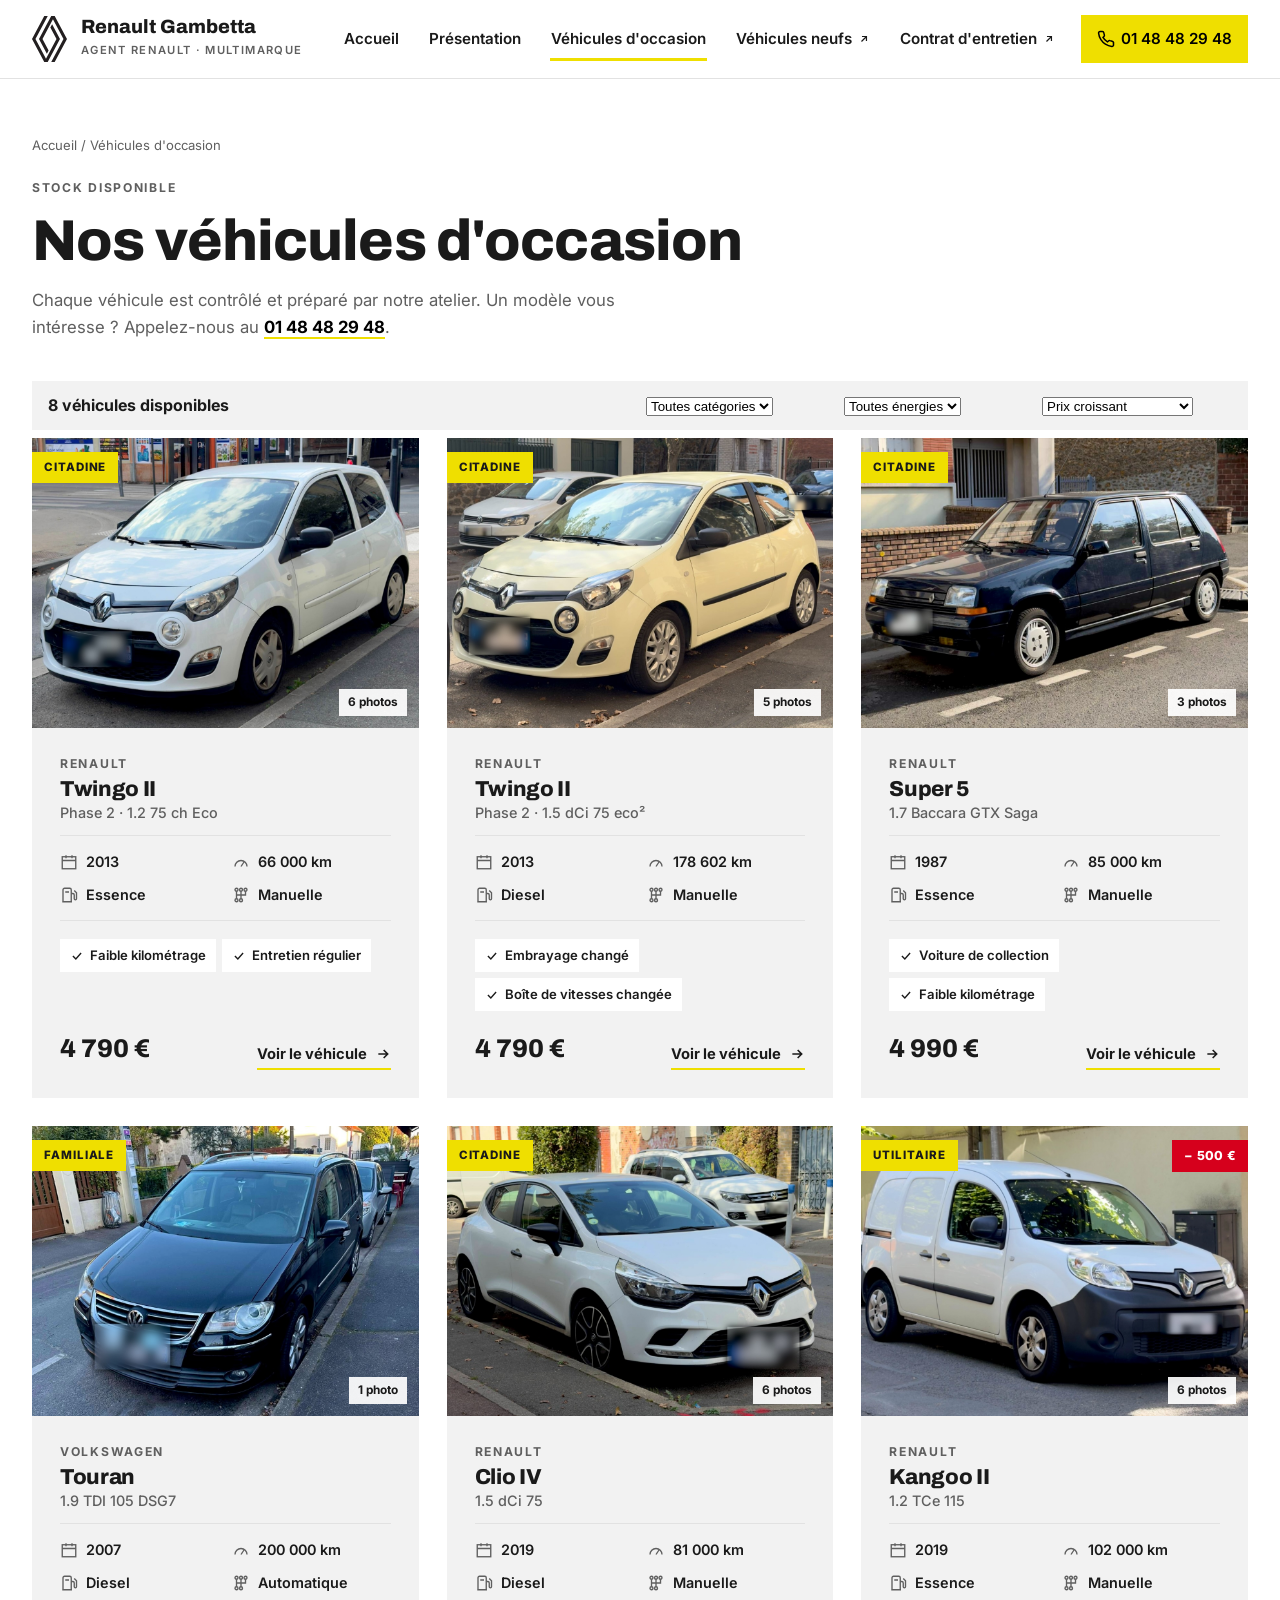
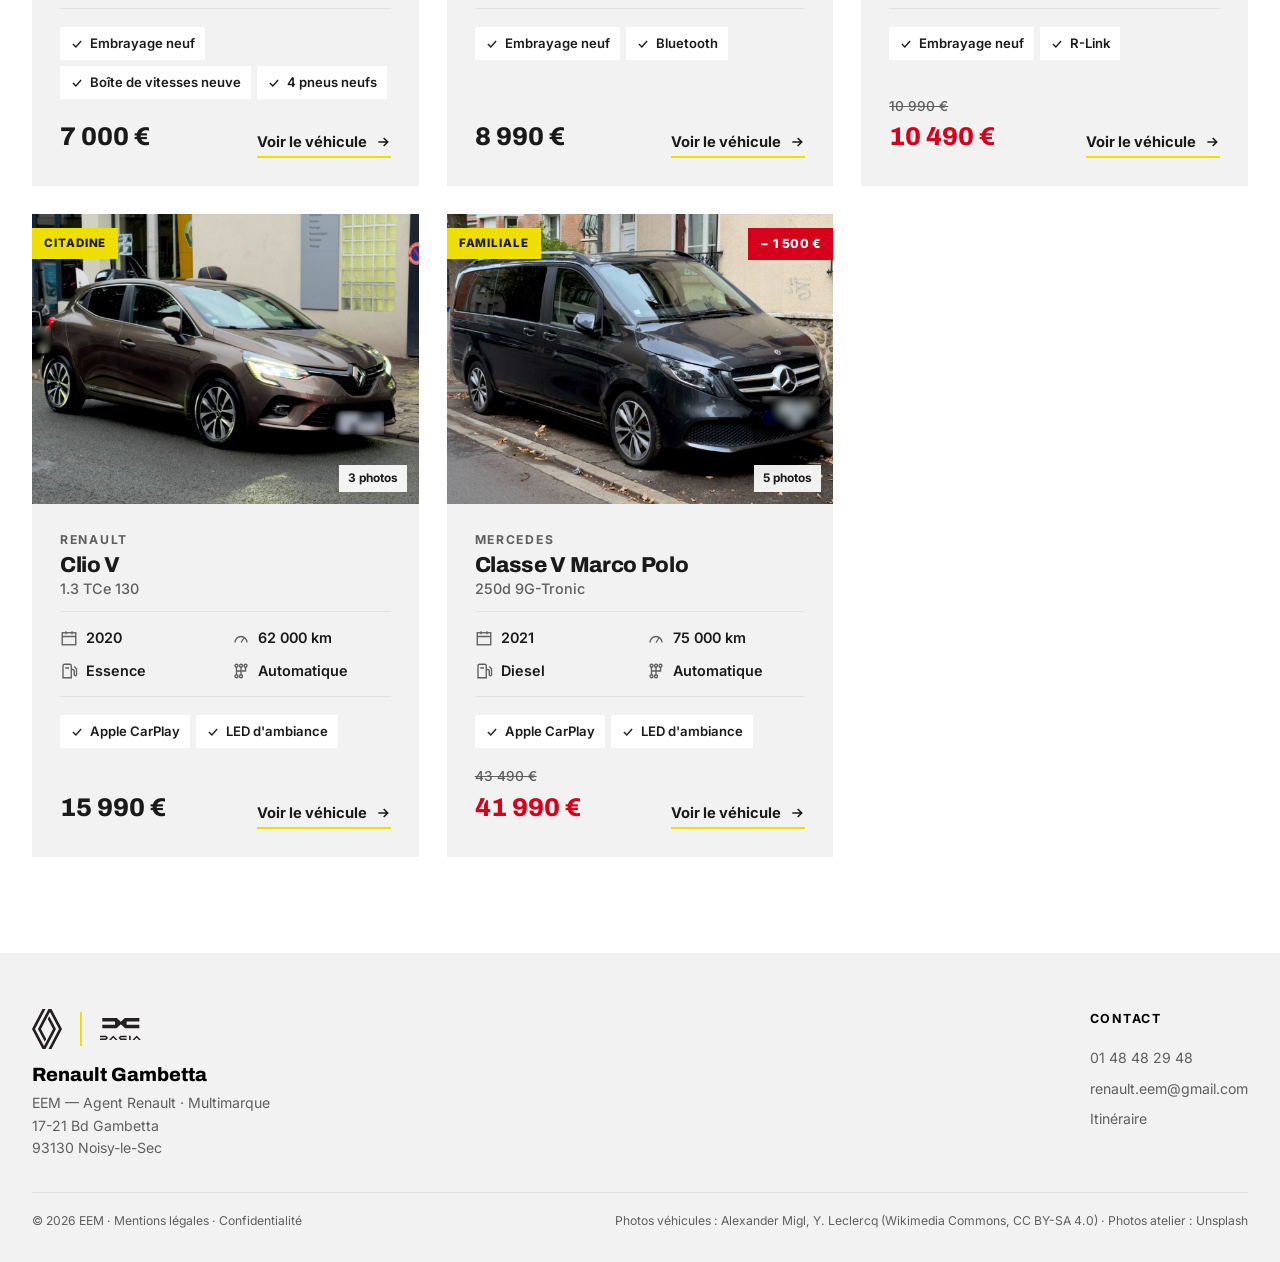
<file: vo.html>
<!doctype html>
<html lang="fr">
<head>
  <meta charset="utf-8">
  <link rel="icon" href="favicon.svg" type="image/svg+xml">
  <link rel="icon" href="favicon-32.png" sizes="32x32" type="image/png">
  <link rel="apple-touch-icon" href="apple-touch-icon.png">
  <meta name="viewport" content="width=device-width, initial-scale=1">
  <title>Véhicules d'occasion – Renault Gambetta, Noisy-le-Sec</title>
  <meta name="description" content="Nos véhicules d'occasion à vendre à Noisy-le-Sec : Renault, Dacia, utilitaires. Contrôlés par notre atelier.">
  <link rel="preconnect" href="https://fonts.googleapis.com">
  <link rel="preconnect" href="https://fonts.gstatic.com" crossorigin>
  <link href="https://fonts.googleapis.com/css2?family=Archivo:wght@700;800;900&family=Inter:wght@400;500;600;700&display=swap" rel="stylesheet">
  <link rel="stylesheet" href="assets/style.css?v=36">
</head>
<body data-page="vo">
  <div id="site-header"></div>

  <section class="page-hero">
    <div class="container">
      <div class="crumbs"><a href="index.html">Accueil</a> / Véhicules d'occasion</div>
      <span class="eyebrow">Stock disponible</span>
      <h1>Nos véhicules d'occasion</h1>
      <p>Chaque véhicule est contrôlé et préparé par notre atelier. Un modèle vous intéresse ? Appelez-nous au <a data-tel href="#" style="font-weight:700;color:#000;border-bottom:2px solid #efdf00"><span data-num></span></a>.</p>
    </div>
  </section>

  <section class="section tight">
    <div class="container">
      <div class="vo-bar">
        <span class="count" id="count"></span>
        <div class="vo-filters">
          <div class="field"><select id="f-cat" aria-label="Catégorie"></select></div>
          <div class="field"><select id="f-carbu" aria-label="Énergie"></select></div>
          <div class="field"><select id="sort" aria-label="Trier">
            <option value="prix-asc">Prix croissant</option>
            <option value="prix-desc">Prix décroissant</option>
            <option value="km-asc">Kilométrage croissant</option>
            <option value="annee-desc">Plus récents</option>
          </select></div>
        </div>
      </div>
      <div class="tiles vo-grid" id="cars"></div>
    </div>
  </section>

  <!-- Fiche véhicule -->
  <div class="modal" id="modal" role="dialog" aria-modal="true" aria-labelledby="m-title">
    <div class="modal-box vo-sheet" id="sheet"></div>
  </div>

  <div id="site-footer"></div>

  <script src="assets/config.js?v=36"></script>
  <script src="assets/main.js?v=36"></script>
  <script>
  (async function () {
    // Stock lu depuis data/vehicules.json (géré dans l'espace /admin). Les véhicules "Vendu" sont masqués.
    let V = [];
    try {
      const r = await fetch("data/vehicules.json", { cache: "no-store" });
      V = ((await r.json()).vehicules || []).filter((v) => v.statut !== "Vendu" && v.photos && v.photos.length);
    } catch { V = []; }
    const $ = (id) => document.getElementById(id);
    const eur = (n) => n.toLocaleString("fr-FR").replace(/ /g, " ") + " €";
    const km = (n) => n.toLocaleString("fr-FR").replace(/ /g, " ") + " km";
    const tel = "tel:" + SITE.tel.replace(/\s/g, "");
    // prix avec réduction éventuelle (champ prixAvant)
    const remise = (v) => (v.prixAvant && v.prixAvant > v.prix ? v.prixAvant - v.prix : 0);
    const prixHTML = (v, cls) => remise(v)
      ? `<span class="${cls} promo"><s class="old">${eur(v.prixAvant)}</s><span class="now">${eur(v.prix)}</span></span>`
      : `<span class="${cls}"><span class="now">${eur(v.prix)}</span></span>`;
    const ICO = {
      cal: '<svg viewBox="0 0 24 24" fill="none" stroke="currentColor" stroke-width="1.8"><rect x="3" y="5" width="18" height="16"/><path d="M3 10h18M8 3v4M16 3v4"/></svg>',
      km: '<svg viewBox="0 0 24 24" fill="none" stroke="currentColor" stroke-width="1.8"><path d="M4 18a8 8 0 1 1 16 0"/><path d="m12 18 4-6"/></svg>',
      fuel: '<svg viewBox="0 0 24 24" fill="none" stroke="currentColor" stroke-width="1.8"><path d="M4 21V5a2 2 0 0 1 2-2h7a2 2 0 0 1 2 2v16M3 21h13M7 8h5"/><path d="M15 10h2a2 2 0 0 1 2 2v5a1.5 1.5 0 0 0 3 0V9l-3-3"/></svg>',
      gear: '<svg viewBox="0 0 24 24" fill="none" stroke="currentColor" stroke-width="1.8"><circle cx="6" cy="5" r="2"/><circle cx="12" cy="5" r="2"/><circle cx="18" cy="5" r="2"/><circle cx="6" cy="19" r="2"/><circle cx="12" cy="19" r="2"/><path d="M6 7v10M12 7v10M18 7v5H6"/></svg>',
      check: '<svg viewBox="0 0 24 24" fill="none" stroke="currentColor" stroke-width="2.4"><path d="m5 12 5 5 9-10"/></svg>',
    };

    // Filtres (générés à partir du stock)
    const opts = (key, label) => `<option value="">${label}</option>` + [...new Set(V.map((v) => v[key]))].sort().map((x) => `<option>${x}</option>`).join("");
    $("f-cat").innerHTML = opts("categorie", "Toutes catégories");
    $("f-carbu").innerHTML = opts("carburant", "Toutes énergies");

    function render() {
      const c = $("f-cat").value, f = $("f-carbu").value;
      const [key, dir] = $("sort").value.split("-");
      const list = V.filter((v) => (!c || v.categorie === c) && (!f || v.carburant === f))
        .sort((a, b) => (dir === "asc" ? a[key] - b[key] : b[key] - a[key]));
      $("count").textContent = list.length + (list.length > 1 ? " véhicules disponibles" : " véhicule disponible");
      $("cars").innerHTML = list.length ? list.map((v) => `
        <article class="tile vo-card" data-id="${v.ref}" tabindex="0" role="button" aria-label="Voir ${v.marque} ${v.modele}">
          <div class="tile-img"><img src="${v.vignette || v.photos[0]}" alt="${v.marque} ${v.modele} ${v.version}" loading="lazy">
            ${v.statut === "Réservé" ? `<span class="vo-tag reserved">Réservé</span>` : v.categorie ? `<span class="vo-tag">${v.categorie}</span>` : ""}
            ${remise(v) ? `<span class="vo-promo">− ${eur(remise(v))}</span>` : ""}
            <span class="vo-count">${v.photos.length} photo${v.photos.length > 1 ? "s" : ""}</span></div>
          <div class="tile-body">
            <span class="eyebrow">${v.marque}</span>
            <h3>${v.modele} <span class="ver">${v.version}</span></h3>
            <ul class="vo-specs">
              ${[[ICO.cal, v.annee], [ICO.km, v.km != null && km(v.km)], [ICO.fuel, v.carburant], [ICO.gear, v.boite]].filter(([, x]) => x).map(([i, x]) => `<li>${i}${x}</li>`).join("")}
            </ul>
            ${v.atouts && v.atouts.length ? `<ul class="vo-atouts">${v.atouts.map((a) => `<li>${ICO.check}${a}</li>`).join("")}</ul>` : ""}
            <div class="vo-foot">${prixHTML(v, "price")}<span class="link-arrow">Voir le véhicule ${ICON.arrow}</span></div>
          </div>
        </article>`).join("")
        : `<div class="empty"><strong>Aucun véhicule ne correspond à vos critères.</strong><br>Appelez-nous au ${SITE.tel} : nous pouvons rechercher le véhicule qu'il vous faut.</div>`;
    }

    // Fiche détaillée avec galerie
    let cur = null, idx = 0;
    function openCar(id) {
      cur = V.find((x) => x.ref === id); idx = 0;
      const v = cur;
      $("sheet").innerHTML = `
        <button class="modal-close" aria-label="Fermer">×</button>
        <div class="gal">
          <div class="gal-main">
            <img id="g-img" alt="${v.marque} ${v.modele}">
          </div>
          <div class="gal-bar">
            <button class="gal-nav prev" aria-label="Photo précédente">‹</button>
            <span class="gal-count" id="g-count"></span>
            <button class="gal-nav next" aria-label="Photo suivante">›</button>
          </div>
          <div class="gal-thumbs">${v.photos.map((p, i) => `<button data-i="${i}" aria-label="Photo ${i + 1}"><img src="${p}" alt="" loading="lazy"></button>`).join("")}</div>
        </div>
        <div class="sheet-info">
          <span class="eyebrow">${v.marque} · ${v.categorie || "Occasion"}</span>
          <h2 id="m-title">${v.modele}</h2>
          <div class="ver">${v.version}</div>
          ${prixHTML(v, "price sheet-price")}
          ${remise(v) ? `<div class="sheet-promo">Réduction de ${eur(remise(v))}</div>` : ""}
          <ul class="sheet-specs">
            ${[["Année", v.annee], ["Kilométrage", v.km != null && km(v.km)], ["Carburant", v.carburant], ["Boîte", v.boite], ["Puissance", v.puissance], ["Couleur", v.couleur]]
              .filter(([, x]) => x).map(([k, x]) => `<li><span>${k}</span><strong>${x}</strong></li>`).join("")}
          </ul>
          ${v.atouts && v.atouts.length ? `<div class="atouts-title">Points forts &amp; travaux réalisés</div><ul class="atouts">${v.atouts.map((a) => `<li>${ICO.check}${a}</li>`).join("")}</ul>` : ""}
          <a class="btn btn-yellow" href="${tel}">${ICON.phone} Appeler · ${SITE.tel}</a>
          <a class="btn btn-line" href="mailto:${SITE.email}?subject=${encodeURIComponent("Véhicule d'occasion – " + v.marque + " " + v.modele + " " + v.version + " (réf. " + v.ref + ")")}">Demander des informations</a>
          <p class="note">Réf. ${v.ref}${v.statut === "Réservé" ? " · <strong>Réservé</strong>" : ""} · Essai et reprise possibles sur rendez-vous.</p>
        </div>`;
      show(0);
      $("modal").classList.add("open");
      document.body.style.overflow = "hidden";
    }
    function show(i) {
      const n = cur.photos.length;
      idx = (i + n) % n;
      $("g-img").src = cur.photos[idx];
      $("g-count").textContent = `${idx + 1} / ${n}`;
      document.querySelectorAll(".gal-thumbs button").forEach((b, j) => b.classList.toggle("on", j === idx));
    }
    const closeModal = () => { $("modal").classList.remove("open"); document.body.style.overflow = ""; };

    $("sheet").addEventListener("click", (e) => {
      if (e.target.closest(".modal-close")) return closeModal();
      if (e.target.closest(".prev")) return show(idx - 1);
      if (e.target.closest(".next")) return show(idx + 1);
      const t = e.target.closest(".gal-thumbs button"); if (t) show(+t.dataset.i);
    });
    $("modal").addEventListener("click", (e) => { if (e.target.id === "modal") closeModal(); });
    document.addEventListener("keydown", (e) => {
      if (!$("modal").classList.contains("open")) return;
      if (e.key === "Escape") closeModal();
      if (e.key === "ArrowRight") show(idx + 1);
      if (e.key === "ArrowLeft") show(idx - 1);
    });
    // glisser au doigt sur mobile
    let x0 = null;
    $("sheet").addEventListener("touchstart", (e) => { if (e.target.closest(".gal-main")) x0 = e.touches[0].clientX; }, { passive: true });
    $("sheet").addEventListener("touchend", (e) => { if (x0 === null) return; const dx = e.changedTouches[0].clientX - x0; if (Math.abs(dx) > 40) show(idx + (dx < 0 ? 1 : -1)); x0 = null; });

    ["f-cat", "f-carbu", "sort"].forEach((id) => $(id).addEventListener("change", render));
    $("cars").addEventListener("click", (e) => { const c = e.target.closest(".vo-card"); if (c) openCar(c.dataset.id); });
    $("cars").addEventListener("keydown", (e) => { const c = e.target.closest(".vo-card"); if (c && e.key === "Enter") openCar(c.dataset.id); });
    render();
  })();
  </script>
</body>
</html>
</file>
<file: assets/style.css>
:root {
  --yellow: #efdf00;
  --yellow-soft: #fbf6bf;
  --black: #000;
  --ink: #1a1a1a;
  --muted: #5f5f5f;
  --tile: #f2f2f2;
  --line: #e2e2e2;
  --white: #fff;
  --gap: 8px;            /* la petite bande blanche entre les blocs */
  --max: 1360px;
  --font: "Inter", system-ui, -apple-system, "Segoe UI", sans-serif;
  --font-title: "Archivo", "Inter", system-ui, sans-serif;
}

* { box-sizing: border-box; margin: 0; padding: 0; }
html { scroll-behavior: smooth; }
body { font-family: var(--font); color: var(--ink); background: var(--white); line-height: 1.6; -webkit-font-smoothing: antialiased; }
img, svg, iframe { display: block; max-width: 100%; }
a { color: inherit; text-decoration: none; }
button { font: inherit; cursor: pointer; border: 0; background: none; color: inherit; }

.container { width: 100%; max-width: var(--max); margin: 0 auto; padding: 0 32px; }
@media (max-width: 700px) { .container { padding: 0 16px; } :root { --gap: 6px; } }

h1, h2, h3 { font-family: var(--font-title); font-weight: 800; line-height: 1.1; letter-spacing: -0.015em; }
h1 { font-size: clamp(2rem, 4.6vw, 3.6rem); }
h2 { font-size: clamp(1.7rem, 3.2vw, 2.5rem); }
h3 { font-size: 1.3rem; }
.eyebrow { font-size: .76rem; font-weight: 700; letter-spacing: .14em; text-transform: uppercase; color: var(--muted); }

/* ---------- Boutons ---------- */
.btn { display: inline-flex; align-items: center; justify-content: center; gap: 10px; padding: 14px 24px; font-weight: 700; font-size: .93rem; transition: background .2s, color .2s, border-color .2s; border: 2px solid transparent; white-space: nowrap; }
.btn svg { width: 18px; height: 18px; flex: none; }
.btn-yellow { background: var(--yellow); color: var(--black); }
.btn-yellow:hover { background: var(--black); color: var(--white); }
.btn-black { background: var(--black); color: var(--white); }
.btn-black:hover { background: var(--yellow); color: var(--black); }
.btn-line { border-color: var(--black); color: var(--black); background: transparent; }
.btn-line:hover { background: var(--black); color: var(--white); }
.link-arrow { display: inline-flex; align-items: center; gap: 8px; font-weight: 700; font-size: .92rem; border-bottom: 2px solid var(--yellow); padding-bottom: 2px; }
.link-arrow svg { width: 16px; height: 16px; transition: transform .2s; }
a:hover > .link-arrow svg, .link-arrow:hover svg { transform: translateX(4px); }

/* ---------- En-tête ---------- */
.topbar { background: var(--tile); font-size: .8rem; color: var(--muted); }
.topbar .container { display: flex; justify-content: space-between; gap: 16px; padding-top: 7px; padding-bottom: 7px; }
.topbar a:hover { color: var(--black); }
.topbar .tb-right { display: flex; gap: 22px; }
@media (max-width: 760px) { .topbar .tb-left { display: none; } .topbar .container { justify-content: center; } }

.header { position: sticky; top: 0; z-index: 50; background: var(--white); border-bottom: 1px solid var(--line); }
.header .container { display: flex; align-items: center; gap: 28px; height: 78px; }
.brand { display: flex; align-items: center; gap: 14px; }
.brand img { height: 46px; width: auto; }
.brand-text strong { display: block; font-family: var(--font-title); font-size: 1.2rem; font-weight: 800; line-height: 1; }
.brand-text span { white-space: nowrap; font-size: .7rem; letter-spacing: .12em; text-transform: uppercase; color: var(--muted); font-weight: 600; }

.nav { display: flex; align-items: center; gap: 2px; margin-left: auto; }
.nav > a, .nav .dd > button { padding: 10px 14px; font-weight: 600; font-size: .95rem; position: relative; display: flex; align-items: center; gap: 6px; white-space: nowrap; }
.nav > a::after, .nav .dd > button::after { content: ""; position: absolute; left: 13px; right: 13px; bottom: 0; height: 3px; background: var(--yellow); transform: scaleX(0); transition: transform .2s; }
.nav > a:hover::after, .nav > a.active::after, .nav .dd:hover > button::after { transform: scaleX(1); }
.nav .ext svg { width: 12px; height: 12px; }
.dd { position: relative; }
.dd-menu { position: absolute; top: 100%; left: 0; min-width: 270px; background: var(--white); border: 1px solid var(--line); box-shadow: 0 16px 36px rgba(0,0,0,.08); padding: 8px 0; opacity: 0; visibility: hidden; transform: translateY(6px); transition: .18s; }
.dd:hover .dd-menu, .dd:focus-within .dd-menu { opacity: 1; visibility: visible; transform: none; }
.dd-menu a { display: block; padding: 10px 20px; font-size: .92rem; font-weight: 500; border-left: 3px solid transparent; }
.dd-menu a:hover { background: var(--tile); border-left-color: var(--yellow); }
.header-cta { margin-left: 10px; }
.burger { display: none; width: 44px; height: 44px; margin-left: auto; }
.burger span { display: block; width: 24px; height: 2px; background: var(--black); margin: 5px auto; transition: .2s; }

@media (max-width: 960px) {
  .burger { display: block; }
  .nav { position: fixed; inset: 78px 0 0 0; background: var(--white); flex-direction: column; align-items: stretch; gap: 0; padding: 8px 16px 32px; overflow-y: auto; transform: translateX(100%); transition: transform .25s; margin: 0; }
  .nav.open { transform: none; }
  .nav > a, .nav .dd > button { padding: 16px 4px; font-size: 1.05rem; border-bottom: 1px solid var(--line); width: 100%; }
  .nav > a::after, .nav .dd > button::after { display: none; }
  .dd-menu { position: static; opacity: 1; visibility: visible; transform: none; box-shadow: none; border: 0; padding: 0 0 8px 12px; }
  .header-cta { margin: 20px 0 0; }
  body.menu-open { overflow: hidden; }
  .burger.open span:nth-child(1) { transform: translateY(7px) rotate(45deg); }
  .burger.open span:nth-child(2) { opacity: 0; }
  .burger.open span:nth-child(3) { transform: translateY(-7px) rotate(-45deg); }
}
@media (max-width: 420px) { .brand img { height: 38px; } .brand-text strong { font-size: 1.05rem; } }

/* ---------- Hero : carrousel 3D ---------- */
.hero3d { padding-top: var(--gap); }
.h3-stage { position: relative; height: 540px; overflow: hidden; perspective: 1600px; outline: none;
  background: radial-gradient(ellipse at var(--mx, 65%) 45%, #fff 0%, #f3f3f3 45%, #e4e4e4 100%); }
.h3-stage::before { content: ""; position: absolute; z-index: 0; right: -6%; top: 0; bottom: 0; width: 44%; background: var(--yellow); transform: skewX(-14deg); transform-origin: bottom; }
.h3-stage::after { content: ""; position: absolute; z-index: 0; left: 0; right: 0; bottom: 0; height: 22%; background: linear-gradient(0deg, rgba(0,0,0,.06), transparent); }
.h3-word { position: absolute; z-index: 1; left: 28px; top: 4%; font-family: var(--font-title); font-weight: 900; font-size: clamp(6rem, 15vw, 15rem); line-height: .85; letter-spacing: -.03em;
  color: transparent; -webkit-text-stroke: 2px rgba(0,0,0,.12); white-space: nowrap; pointer-events: none;
  opacity: 0; transform: translateX(-40px); transition: opacity .6s, transform .8s cubic-bezier(.2,.8,.2,1); }
.h3-word.in { opacity: 1; transform: none; }
.h3-track { position: absolute; z-index: 2; top: 0; bottom: 0; left: 24%; right: 0; transform-style: preserve-3d; }
.h3-card { position: absolute; left: 50%; top: 47%; width: min(50vw, 640px); aspect-ratio: 16 / 10; padding: 0; border: 0; overflow: hidden; background: #ddd; cursor: pointer;
  box-shadow: 0 40px 70px -30px rgba(0,0,0,.55), 0 8px 20px -10px rgba(0,0,0,.25);
  transition: transform .8s cubic-bezier(.2,.8,.2,1), opacity .6s, filter .6s; will-change: transform; }
.h3-card img { width: 100%; height: 100%; object-fit: cover; display: block; }
.h3-card:not(.on) { filter: saturate(.6) brightness(.92); }
.h3-card.on { cursor: default; }
.h3-shine { position: absolute; inset: 0; pointer-events: none; background: linear-gradient(115deg, rgba(255,255,255,.28) 0%, rgba(255,255,255,0) 38%); }
.h3-info { position: absolute; z-index: 20; left: 28px; bottom: 44px; width: 380px; background: var(--white); padding: 26px 28px 28px; border-left: 6px solid var(--yellow);
  box-shadow: 0 30px 60px -25px rgba(0,0,0,.45); opacity: 0; transform: translateY(18px); transition: opacity .45s, transform .55s cubic-bezier(.2,.8,.2,1); }
.h3-info.in { opacity: 1; transform: none; }
.h3-info .eyebrow { display: block; margin-bottom: 8px; }
.h3-info h2 { font-size: clamp(1.5rem, 2.4vw, 2.1rem); margin-bottom: 8px; }
.h3-info p { color: var(--muted); margin-bottom: 18px; font-size: .98rem; }
.h3-nav { position: absolute; z-index: 21; right: 28px; bottom: 28px; display: flex; align-items: center; gap: 14px; }
.h3-arrow { width: 48px; height: 48px; border-radius: 50%; background: var(--white); font-size: 1.5rem; line-height: 1; box-shadow: 0 8px 20px -8px rgba(0,0,0,.35); transition: background .2s, transform .2s; }
.h3-arrow:hover { background: var(--black); color: var(--white); transform: scale(1.06); }
.h3-bars { display: flex; gap: 6px; }
.h3-bars button { width: 38px; height: 4px; background: rgba(0,0,0,.18); position: relative; overflow: hidden; padding: 0; }
.h3-bars span { position: absolute; inset: 0; background: var(--black); transform: scaleX(0); transform-origin: left; }
.h3-bars .past span { transform: scaleX(1); }
.h3-bars .on span { animation: h3fill 6s linear forwards; }
.h3-stage.paused .h3-bars .on span { animation-play-state: paused; }
@keyframes h3fill { to { transform: scaleX(1); } }
@media (max-width: 1000px) { .h3-track { left: 12%; } .h3-card { width: 60vw; } }
@media (max-width: 760px) {
  .h3-stage { height: 560px; }
  .h3-stage::before { width: 70%; right: -30%; height: 55%; bottom: auto; }
  .h3-word { left: 14px; top: 3%; font-size: 6.5rem; }
  .h3-track { left: 0; }
  .h3-card { width: 80vw; top: 33%; }
  .h3-info { left: 14px; right: 14px; width: auto; bottom: 70px; padding: 20px 20px 22px; }
  .h3-info .btn { width: 100%; }
  .h3-nav { left: 14px; right: 14px; bottom: 18px; justify-content: space-between; }
  .h3-arrow { width: 40px; height: 40px; }
  .h3-bars button { width: 28px; }
}
@media (prefers-reduced-motion: reduce) { .h3-card, .h3-info, .h3-word { transition: none; } }

/* ---------- Grille de tuiles (style constructeur) ---------- */
.tiles { display: grid; gap: var(--gap); }
.tile { background: var(--tile); position: relative; overflow: hidden; display: flex; flex-direction: column; }
.tile-img { overflow: hidden; aspect-ratio: 16 / 10; background: #ddd; }
.tile-img img { width: 100%; height: 100%; object-fit: cover; transition: transform .6s; }
a.tile:hover .tile-img img, .tile:hover .tile-img img { transform: scale(1.04); }
.tile-body { padding: 26px 28px 28px; display: flex; flex-direction: column; flex: 1; }
.tile-body h3 { margin-bottom: 8px; }
.tile-body p { color: var(--muted); font-size: .95rem; margin-bottom: 16px; }
.tile-body ul { list-style: none; margin-bottom: 22px; flex: 1; }
.tile-body li { font-size: .9rem; padding: 6px 0 6px 20px; position: relative; }
.tile-body li::before { content: ""; position: absolute; left: 0; top: 15px; width: 10px; height: 2px; background: var(--black); }
.tile-body .link-arrow { align-self: flex-start; margin-top: auto; }
.tile.yellow { background: var(--yellow); }
.tile.yellow .tile-body p, .tile.yellow li { color: var(--black); }

/* ---------- Sections ---------- */
.section { padding: 88px 0; }
.section.tight { padding-top: 0; }
.section-head { display: flex; justify-content: space-between; align-items: end; gap: 24px; margin-bottom: 36px; flex-wrap: wrap; }
.section-head .eyebrow { display: block; margin-bottom: 10px; }
.section-head p { max-width: 500px; color: var(--muted); }
@media (max-width: 700px) { .section { padding: 56px 0; } .section-head { margin-bottom: 24px; } }

.services { grid-template-columns: repeat(6, 1fr); }
.services > .tile { grid-column: span 2; }
@media (max-width: 1000px) { .services { grid-template-columns: 1fr 1fr; } .services > .tile, .services > .tile:nth-child(n) { grid-column: auto; } }
@media (max-width: 640px) { .services { grid-template-columns: 1fr; }  .tile-body { padding: 22px 18px 24px; } }

/* bouton devis dans les tuiles */
.tile-btn { width: 100%; margin-top: auto; padding: 15px 20px; font-size: 1rem; }
.tile-call { display: block; text-align: center; font-size: .86rem; font-weight: 600; margin-top: 10px; color: var(--muted); text-decoration: underline; }
.tile-call:hover { color: var(--black); }

/* tuile My Renault */
.tile.myr { background: var(--yellow); }
.tile.myr { grid-column: 1 / -1; }
.tile.myr .tile-body { justify-content: center; padding: 40px 34px; display: grid; grid-template-columns: 1fr 1fr auto; gap: 8px 40px; align-items: center; }
.tile.myr .tile-body > .eyebrow { grid-column: 1 / -1; }
.tile.myr .tile-body ul { margin: 0; }
.tile.myr .link-arrow { justify-self: start; }
@media (max-width: 860px) { .tile.myr .tile-body { grid-template-columns: 1fr; padding: 30px 22px; } }
.tile.myr h3 { font-size: 2rem; margin-bottom: 12px; }
.tile.myr p, .tile.myr li { color: var(--black); }
.tile.myr .link-arrow { border-color: var(--black); }
.tile.myr:hover { background: #f5e800; }

/* page Nous connaître */
.ab-hero { padding-bottom: 32px; }
.ab-hero p { max-width: 720px; }
.ab-cover-wrap { padding-bottom: 0; }
.ab-hero-photo { margin: 0; }
.ab-hero-photo img { width: 100%; height: auto; display: block; cursor: zoom-in; }
.ab-story-head { margin-bottom: 32px; }
.ab-story-head .eyebrow { display: block; margin-bottom: 10px; }
.ab-chapters { display: flex; flex-direction: column; gap: 40px; }
.ab-chapter { display: grid; grid-template-columns: 1fr 1.35fr; gap: 40px; align-items: center; padding-top: 40px; border-top: 1px solid var(--line); }
.ab-chapter:first-child { padding-top: 0; border-top: 0; }
.ab-chapter:nth-child(even) .ab-chapter-text { order: 2; }
.ab-chapter-text p { font-size: 1.08rem; line-height: 1.7; color: var(--ink); }
.ab-chapter-text .ab-values { margin: 20px 0 22px; }
.ab-chapter-photos { display: flex; gap: var(--gap); align-items: flex-start; }
.ab-fig { margin: 0; flex: 1 1 0; min-width: 0; }
.ab-fig img { width: 100%; height: auto; display: block; cursor: zoom-in; }
.ab-fig figcaption { font-size: .78rem; line-height: 1.45; color: var(--muted); margin-top: 8px; }
.ab-fig figcaption strong { color: var(--ink); font-weight: 700; }
.ab-facts { position: relative; z-index: 2; display: grid; grid-template-columns: repeat(3, 1fr); background: var(--tile); margin: var(--gap) 0 0; border-top: 4px solid var(--yellow); }
.ab-fact { padding: 30px 32px 28px; display: flex; flex-direction: column; justify-content: center; gap: 6px; min-height: 128px; }
.ab-fact + .ab-fact { border-left: 1px solid var(--line); }
.ab-fact-value { font-family: var(--font-title); font-weight: 800; font-size: clamp(1.5rem, 2.4vw, 2.2rem); line-height: 1.05; letter-spacing: -.01em; }
.ab-fact-label { font-size: .9rem; color: var(--muted); font-weight: 500; }
.ab-story-wrap { padding-top: 56px; padding-bottom: 56px; }
.ab-story { display: grid; grid-template-columns: 1.2fr 1fr; gap: 56px; align-items: start; }
.ab-story-text .eyebrow { display: block; margin-bottom: 12px; }
.ab-story-text h2 { margin-bottom: 18px; max-width: 520px; }
.ab-story-text p { font-size: 1.04rem; color: var(--ink); margin-bottom: 14px; max-width: 560px; }
.ab-values { list-style: none; counter-reset: v; margin: 22px 0 28px; max-width: 560px; }
.ab-values li { counter-increment: v; display: flex; gap: 16px; align-items: baseline; padding: 14px 0; border-top: 1px solid var(--line); font-weight: 600; }
.ab-values li:last-child { border-bottom: 1px solid var(--line); }
.ab-values li::before { content: counter(v, decimal-leading-zero); font-family: var(--font-title); font-weight: 800; font-size: .85rem; color: var(--muted); min-width: 24px; }
.ab-story-photo { margin: 0; overflow: hidden; background: var(--tile); }
.ab-story-photo img { width: 100%; height: auto; object-fit: contain; display: block; cursor: zoom-in; transition: transform .8s cubic-bezier(.2,.8,.2,1); }
.ab-story-photo:hover img { transform: scale(1.03); }
.ab-mosaic { display: grid; gap: var(--gap); grid-template-columns: repeat(4, 1fr); grid-auto-rows: clamp(180px, 20vw, 280px); }
.ab-tile { margin: 0; overflow: hidden; background: var(--tile); }
.ab-tile img { width: 100%; height: 100%; object-fit: cover; display: block; cursor: zoom-in; transition: transform .8s cubic-bezier(.2,.8,.2,1), filter .4s; }
.ab-tile:hover img { transform: scale(1.04); }
.ab-mosaic .ab-tile:first-child { grid-column: span 2; grid-row: span 2; }
.ab-mosaic.n3 .ab-tile:not(:first-child) { grid-column: span 2; }
.ab-mosaic.n2 .ab-tile:nth-child(2) { grid-column: span 2; grid-row: span 2; }
.ab-mosaic.n1 .ab-tile:first-child { grid-column: 1 / -1; }
.ab-lightbox { position: fixed; inset: 0; z-index: 120; background: rgba(10,10,10,.92); display: none; align-items: center; justify-content: center; padding: 24px 72px; }
.ab-lightbox.open { display: flex; }
.ab-lightbox img { max-width: 100%; max-height: 100%; object-fit: contain; box-shadow: 0 30px 80px rgba(0,0,0,.5); }
.ab-lb-close { position: absolute; top: 16px; right: 16px; width: 44px; height: 44px; background: var(--white); font-size: 1.6rem; line-height: 1; }
.ab-lb-nav { position: absolute; top: 50%; transform: translateY(-50%); width: 48px; height: 48px; border-radius: 50%; background: var(--white); font-size: 1.6rem; line-height: 1; }
.ab-lb-nav:hover, .ab-lb-close:hover { background: var(--yellow); }
.ab-lb-nav.prev { left: 14px; } .ab-lb-nav.next { right: 14px; }
@media (max-width: 960px) {
  .ab-chapter { grid-template-columns: 1fr; gap: 20px; }
  .ab-chapter:nth-child(even) .ab-chapter-text { order: 0; }
  .ab-story { grid-template-columns: 1fr; gap: 32px; }
  .ab-fact { padding: 22px 20px; min-height: 0; }
}
@media (max-width: 700px) {
  .ab-chapter-photos { gap: 6px; }
  .ab-sl-nav { width: 38px; height: 38px; }
  .ab-facts { grid-template-columns: 1fr; }
  .ab-fact + .ab-fact { border-left: 0; border-top: 1px solid var(--line); }
  .ab-fact { gap: 4px; padding: 18px 22px; }
  .ab-fact-value { font-size: 1.45rem; }
  .ab-story-wrap { padding-top: 48px; }
  .ab-mosaic { grid-template-columns: 1fr 1fr; grid-auto-rows: 160px; }
  .ab-mosaic .ab-tile:first-child, .ab-mosaic.n3 .ab-tile:not(:first-child) { grid-column: span 2; grid-row: span 1; }
  .ab-mosaic .ab-tile:first-child { grid-row: span 2; }
  .ab-lightbox { padding: 64px 12px; }
  .ab-lb-nav { top: auto; bottom: 14px; transform: none; }
}

/* assurance */
.ins { grid-template-columns: 1fr 1fr; }
.ins .tile-body { padding: 44px 44px 40px; }
.ins h3 { font-size: 1.6rem; margin-bottom: 10px; }
.ins ol { list-style: none; counter-reset: s; margin-top: 18px; }
.ins ol li { counter-increment: s; padding: 11px 0 11px 46px; position: relative; border-top: 1px solid rgba(0,0,0,.12); }
.ins ol li::before { content: counter(s); position: absolute; left: 0; top: 10px; width: 30px; height: 30px; display: grid; place-items: center; font-weight: 800; font-size: .85rem; background: var(--white); }
.ins .tile.yellow ol li::before { background: var(--black); color: var(--yellow); }
@media (max-width: 860px) { .ins { grid-template-columns: 1fr; } .ins .tile-body { padding: 30px 20px; } }

/* gamme */
.range { grid-template-columns: repeat(3, 1fr); }
.range .tile-img { aspect-ratio: 4 / 3; }
.range .tag { position: absolute; left: 0; top: 16px; background: var(--white); font-size: .72rem; font-weight: 800; letter-spacing: .1em; text-transform: uppercase; padding: 6px 12px; }
.range .tile-body .btns { display: flex; gap: 8px; flex-wrap: wrap; margin-top: auto; }
.range .btn { padding: 11px 16px; font-size: .85rem; }
@media (max-width: 960px) { .range { grid-template-columns: 1fr; } .range .tile { display: grid; grid-template-columns: 1fr 1fr; } .range .tile-img { aspect-ratio: auto; min-height: 260px; position: relative; } .range .tile-img img { position: absolute; inset: 0; } }
@media (max-width: 600px) { .range .tile { display: flex; } .range .tile-img { aspect-ratio: 16/10; min-height: 0; } }

/* ---------- Contact ---------- */
.contact { grid-template-columns: 1fr 1fr 1.3fr; }
.contact .tile-body { padding: 36px 32px; }
.contact .big-tel { font-family: var(--font-title); font-size: clamp(1.6rem, 2.6vw, 2.1rem); font-weight: 800; display: block; margin: 6px 0 4px; }
.contact table { width: 100%; border-collapse: collapse; font-size: .93rem; margin: 6px 0 22px; }
.contact td { padding: 10px 0; border-bottom: 1px solid var(--line); }
.contact td:last-child { text-align: right; font-weight: 600; white-space: pre-line; }
.contact td:first-child { vertical-align: top; }
.contact address { font-style: normal; margin: 8px 0 20px; font-size: 1.02rem; }
.contact iframe { width: 100%; height: 100%; min-height: 360px; border: 0; filter: grayscale(.3); }
.contact .note { font-size: .88rem; color: var(--black); background: var(--white); padding: 12px 14px; margin-top: 16px; border-left: 3px solid var(--black); }
@media (max-width: 1000px) { .contact { grid-template-columns: 1fr 1fr; } .contact .map { grid-column: 1 / -1; } }
@media (max-width: 640px) { .contact { grid-template-columns: 1fr; } .contact .tile-body { padding: 26px 18px; } .contact iframe { min-height: 280px; } }

/* ---------- Pied de page ---------- */
.footer { background: var(--tile); color: var(--muted); font-size: .88rem; margin-top: var(--gap); }
.footer .container { display: grid; grid-template-columns: 1fr auto; gap: 32px; padding-top: 56px; padding-bottom: 32px; }
.footer h4 { color: var(--black); font-size: .78rem; letter-spacing: .12em; text-transform: uppercase; margin-bottom: 14px; }
.footer li { list-style: none; padding: 4px 0; }
.footer a:hover { color: var(--black); text-decoration: underline; }
.footer .brand-text strong { color: var(--black); }
.footer .logos { display: flex; align-items: center; gap: 18px; margin-bottom: 16px; }
.footer .logos img { height: 40px; width: auto; }
.footer .logos .sep { width: 2px; height: 34px; background: var(--yellow); }
.footer .legal { grid-column: 1 / -1; border-top: 1px solid var(--line); padding-top: 18px; display: flex; justify-content: space-between; flex-wrap: wrap; gap: 10px; font-size: .76rem; }
@media (max-width: 520px) { .footer .container { grid-template-columns: 1fr; } }

/* bouton d'appel flottant (mobile) */
.fab { display: none; }
@media (max-width: 760px) {
  .fab { display: flex; position: fixed; left: 16px; right: 16px; bottom: 16px; z-index: 60; box-shadow: 0 8px 24px rgba(0,0,0,.2); }
  body { padding-bottom: 84px; }
}

/* ---------- Bandeau de page (VO) ---------- */
.page-hero { padding: 56px 0 40px; }
.page-hero p { color: var(--muted); max-width: 640px; margin-top: 14px; font-size: 1.05rem; }
.page-hero .eyebrow { display: block; margin-bottom: 12px; }
.crumbs { font-size: .82rem; color: var(--muted); margin-bottom: 22px; }
.crumbs a:hover { color: var(--black); text-decoration: underline; }

/* ---------- VO ---------- */
.vo-bar { display: flex; justify-content: space-between; align-items: center; gap: 16px; flex-wrap: wrap; background: var(--tile); padding: 12px 16px; margin-bottom: var(--gap); }
.vo-bar .count { font-weight: 700; }
.vo-filters { display: flex; gap: 8px; flex-wrap: wrap; }
.vo-filters .field { margin: 0; min-width: 190px; }
.vo-grid { grid-template-columns: repeat(3, 1fr); gap: 28px; }
.vo-card { cursor: pointer; }
.vo-card .tile-img { position: relative; background: #ececec; }
.vo-card .tile-img { aspect-ratio: 4 / 3; }
.vo-card .tile-img img { object-fit: cover; object-position: center; }
.vo-tag { position: absolute; left: 0; top: 14px; background: var(--yellow); font-size: .72rem; font-weight: 800; letter-spacing: .08em; text-transform: uppercase; padding: 6px 12px; }
.vo-promo { position: absolute; right: 0; top: 14px; background: #d6001c; color: var(--white); font-size: .78rem; font-weight: 800; padding: 6px 12px; letter-spacing: .02em; }
.vo-atouts { list-style: none; display: flex; flex-wrap: wrap; gap: 6px; margin: 0 0 18px !important; flex: 0 !important; }
.vo-atouts li { display: flex; align-items: center; gap: 6px; background: var(--white); padding: 6px 10px !important; font-size: .82rem; font-weight: 600; }
.vo-atouts li::before { display: none; }
.vo-atouts svg { width: 14px; height: 14px; flex: none; }
.price .old { display: block; font-family: var(--font); font-size: .85rem; font-weight: 500; color: var(--muted); }
.price.promo .now { color: #d6001c; }
.sheet-promo { font-size: .85rem; font-weight: 700; color: #d6001c; margin: -8px 0 16px; }
.vo-tag.reserved { background: var(--black); color: var(--white); }
.vo-count { position: absolute; right: 12px; bottom: 12px; background: rgba(255,255,255,.92); font-size: .74rem; font-weight: 700; padding: 4px 9px; }
.vo-card .eyebrow { display: block; margin-bottom: 4px; }
.vo-card h3 { font-size: 1.35rem; margin-bottom: 14px; }
.vo-card h3 .ver { display: block; font-family: var(--font); font-size: .9rem; font-weight: 500; color: var(--muted); margin-top: 4px; letter-spacing: 0; }
.vo-specs { list-style: none; display: grid; grid-template-columns: 1fr 1fr; gap: 10px 14px; padding: 14px 0; border-top: 1px solid var(--line); border-bottom: 1px solid var(--line); margin-bottom: 18px !important; flex: 0 !important; }
.vo-specs li { display: flex; align-items: center; gap: 8px; font-size: .9rem; font-weight: 600; padding: 0 !important; }
.vo-specs li::before { display: none; }
.vo-specs svg { width: 18px; height: 18px; flex: none; color: var(--muted); }
.vo-foot { display: flex; justify-content: space-between; align-items: center; gap: 10px; margin-top: auto; }
.price { font-family: var(--font-title); font-weight: 800; font-size: 1.6rem; }
.empty { padding: 60px 20px; text-align: center; background: var(--tile); grid-column: 1 / -1; }
@media (max-width: 1000px) { .vo-grid { grid-template-columns: 1fr 1fr; gap: 20px; } }
@media (max-width: 640px) { .vo-grid { grid-template-columns: 1fr; gap: 18px; } .vo-filters, .vo-filters .field { width: 100%; min-width: 0; } }

/* fiche véhicule */
.vo-sheet { max-width: 1120px; grid-template-columns: 1.45fr 1fr; }
.gal { background: var(--tile); display: flex; flex-direction: column; }
.gal-main { position: relative; aspect-ratio: 4 / 3; background: #e4e4e4; }
.gal-main { overflow: hidden; }
.gal-main img { position: absolute; inset: 0; width: 100%; height: 100%; object-fit: contain; }
@media (min-width: 861px) { .vo-sheet .gal-main { aspect-ratio: auto; flex: 1; min-height: 440px; } }
.gal-bar { display: flex; align-items: center; justify-content: center; gap: 18px; padding: 10px 6px 4px; }
.gal-nav { width: 44px; height: 44px; background: var(--white); border: 1px solid var(--line); font-size: 1.6rem; line-height: 1; }
.gal-nav:hover { background: var(--yellow); }
.gal-count { font-size: .85rem; font-weight: 700; min-width: 48px; text-align: center; }
.gal-thumbs { display: grid; grid-template-columns: repeat(6, 1fr); gap: 6px; padding: 6px; }
.gal-thumbs button { aspect-ratio: 16 / 10; overflow: hidden; outline: 2px solid transparent; outline-offset: -2px; opacity: .7; }
.gal-thumbs button.on { outline-color: var(--black); opacity: 1; }
.gal-thumbs img { width: 100%; height: 100%; object-fit: cover; }
.sheet-info { padding: 32px 30px; display: flex; flex-direction: column; }
.sheet-info .eyebrow { display: block; margin-bottom: 6px; }
.sheet-info h2 { font-size: 2rem; }
.sheet-info .ver { color: var(--muted); }
.sheet-info .price { font-size: 2.2rem; margin: 14px 0 18px; display: inline-block; background: var(--yellow); padding: 4px 14px; align-self: flex-start; }
.sheet-specs { list-style: none; display: grid; grid-template-columns: 1fr 1fr; gap: 1px; background: var(--line); border: 1px solid var(--line); margin-bottom: 18px; }
.sheet-specs li { background: var(--white); padding: 10px 12px; }
.sheet-specs span { display: block; font-size: .72rem; font-weight: 700; letter-spacing: .08em; text-transform: uppercase; color: var(--muted); }
.sheet-specs strong { font-size: .98rem; }
.atouts-title { font-size: .72rem; font-weight: 700; letter-spacing: .1em; text-transform: uppercase; color: var(--muted); margin-bottom: 8px; }
.atouts { list-style: none; display: flex; flex-wrap: wrap; gap: 6px; margin-bottom: 22px; }
.atouts li { display: flex; align-items: center; gap: 6px; background: var(--tile); padding: 7px 12px; font-size: .86rem; font-weight: 600; }
.atouts svg { width: 15px; height: 15px; }
.sheet-info .btn { width: 100%; margin-bottom: 8px; }
.sheet-info .note { font-size: .78rem; color: var(--muted); margin-top: 6px; }
@media (max-width: 860px) { .vo-sheet { grid-template-columns: 1fr; } .sheet-info { padding: 24px 18px; } .gal-thumbs { grid-template-columns: repeat(6, 1fr); } }

/* modale véhicule */
.modal { position: fixed; inset: 0; z-index: 100; background: rgba(0,0,0,.45); display: none; align-items: center; justify-content: center; padding: 16px; }
.modal.open { display: flex; }
.modal-box { background: var(--white); max-width: 900px; width: 100%; max-height: 92vh; overflow-y: auto; display: grid; grid-template-columns: 1.1fr 1fr; position: relative; }
.modal-box .car-img { aspect-ratio: auto; min-height: 100%; }
.modal-close { position: absolute; right: 10px; top: 10px; width: 40px; height: 40px; background: var(--white); z-index: 2; font-size: 1.5rem; line-height: 1; border: 1px solid var(--line); }
.modal-info { padding: 32px 28px; }
.modal-info h3 { font-size: 1.7rem; margin: 4px 0; }
.modal-info .price { font-size: 2rem; margin: 14px 0; display: block; }
.modal-info table { width: 100%; border-collapse: collapse; font-size: .9rem; margin-bottom: 22px; }
.modal-info td { padding: 8px 0; border-bottom: 1px solid var(--line); }
.modal-info td:last-child { text-align: right; font-weight: 600; }
.modal-info .btn { width: 100%; margin-bottom: 8px; }
.modal-info .note { font-size: .78rem; color: var(--muted); margin-top: 6px; }
@media (max-width: 760px) { .modal-box { grid-template-columns: 1fr; } .modal-box .car-img { aspect-ratio: 16/10; min-height: 0; } }

/* fenêtre devis carrosserie / peinture */
.devis-box { display: block; max-width: 980px; padding: 0; }
.devis-head { padding: 36px 40px 24px; }
.devis-head .eyebrow { display: block; margin-bottom: 10px; }
.devis-head h2 { font-size: clamp(1.4rem, 2.6vw, 2rem); margin-bottom: 8px; padding-right: 40px; }
.devis-head p { color: var(--muted); }
.devis-box .ins { padding: 0 var(--gap); }
.devis-box .ins .tile-body { padding: 30px 30px 32px; }
.devis-box .ins .btn { align-self: flex-start; }
.devis-foot { display: flex; gap: 14px; align-items: flex-start; padding: 22px 40px 30px; font-size: .92rem; }
.devis-foot svg { width: 26px; height: 26px; flex: none; margin-top: 2px; }
.devis-foot a { font-weight: 700; border-bottom: 2px solid var(--yellow); }
@media (max-width: 700px) { .devis-head { padding: 28px 18px 18px; } .devis-foot { padding: 18px; } .devis-box .ins .tile-body { padding: 24px 18px; } }

/* ---------- Formulaires RDV / devis ---------- */
.rdv-layout { display: grid; grid-template-columns: 1fr 360px; gap: var(--gap); align-items: start; }
.step { background: var(--tile); padding: 32px; margin-bottom: var(--gap); }
.step-head { display: flex; align-items: center; gap: 14px; margin-bottom: 22px; }
.step-num { width: 36px; height: 36px; background: var(--yellow); display: grid; place-items: center; font-weight: 800; flex: none; }
.step-head h2 { font-size: 1.35rem; }
.grid2 { display: grid; grid-template-columns: 1fr 1fr; gap: 14px 16px; }
.grid2 .full { grid-column: 1 / -1; }
.f label { display: block; font-size: .82rem; font-weight: 700; margin-bottom: 6px; }
.f label em { font-style: normal; font-weight: 500; color: var(--muted); }
.f input, .f select, .f textarea { width: 100%; padding: 13px 14px; border: 1px solid var(--line); background: var(--white); font: inherit; font-size: .95rem; border-radius: 0; color: var(--ink); }
.f select { appearance: none; background: var(--white) url("data:image/svg+xml,%3Csvg xmlns='http://www.w3.org/2000/svg' width='12' height='8' viewBox='0 0 12 8'%3E%3Cpath d='M1 1l5 5 5-5' stroke='%23000' stroke-width='2' fill='none'/%3E%3C/svg%3E") no-repeat right 14px center; padding-right: 36px; }
.f input:focus, .f select:focus, .f textarea:focus { outline: 2px solid var(--black); outline-offset: -1px; }
.f .hint { font-size: .78rem; color: var(--muted); margin-top: 5px; }
.f input.plate { text-transform: uppercase; font-weight: 700; letter-spacing: .08em; }
.f input.vin { text-transform: uppercase; font-family: ui-monospace, Menlo, monospace; letter-spacing: .06em; }
.f.err input, .f.err select { border-color: #c0392b; }
.ops { display: grid; grid-template-columns: repeat(3, 1fr); gap: 6px; }
.op { position: relative; }
.op input { position: absolute; opacity: 0; }
.op span { display: flex; align-items: center; gap: 10px; background: var(--white); padding: 13px 14px; font-size: .9rem; font-weight: 600; cursor: pointer; border: 2px solid transparent; height: 100%; }
.op span::before { content: ""; width: 16px; height: 16px; border: 2px solid var(--black); flex: none; }
.op input:checked + span { border-color: var(--black); }
.op input:checked + span::before { background: var(--yellow); box-shadow: inset 0 0 0 2px var(--white); }
.op input:focus-visible + span { outline: 2px solid var(--black); outline-offset: 2px; }
.ins-choice { display: none; margin-top: 16px; }
.ins-choice.show { display: flex; gap: 6px; flex-wrap: wrap; }
.ins-choice label { background: var(--white); padding: 10px 14px; font-size: .88rem; font-weight: 600; cursor: pointer; display: flex; gap: 8px; align-items: center; }
.cal { background: var(--white); padding: 18px; }
.cal-head { display: flex; justify-content: space-between; align-items: center; margin-bottom: 14px; }
.cal-head strong { font-family: var(--font-title); font-size: 1.1rem; text-transform: capitalize; }
.cal-head button { width: 38px; height: 38px; border: 1px solid var(--line); font-size: 1.1rem; }
.cal-head button:disabled { opacity: .3; cursor: default; }
.cal-grid { display: grid; grid-template-columns: repeat(7, 1fr); gap: 4px; text-align: center; }
.cal-grid .dow { font-size: .72rem; font-weight: 700; color: var(--muted); text-transform: uppercase; padding: 4px 0; }
.cal-grid button { height: 46px; font-weight: 600; font-size: .92rem; background: var(--tile); }
.cal-grid button:hover:not(:disabled) { background: var(--yellow-soft); }
.cal-grid button:disabled { background: transparent; color: #c4c4c4; cursor: default; text-decoration: line-through; }
.cal-grid button.sel { background: var(--black); color: var(--white); }
.cal-grid button.today { box-shadow: inset 0 0 0 2px var(--yellow); }
.slots-wrap { margin-top: 18px; }
.slots-wrap h3 { font-size: .95rem; margin-bottom: 10px; }
.slots { display: grid; grid-template-columns: repeat(auto-fill, minmax(78px, 1fr)); gap: 6px; }
.slots button { padding: 11px 0; background: var(--white); font-weight: 700; font-size: .9rem; border: 2px solid transparent; }
.slots button:hover { border-color: var(--line); }
.slots button.sel { background: var(--yellow); border-color: var(--black); }
.slots-empty { font-size: .9rem; color: var(--muted); }
.check { display: flex; gap: 10px; align-items: flex-start; font-size: .86rem; color: var(--muted); }
.check input { margin-top: 3px; accent-color: var(--black); width: 16px; height: 16px; flex: none; }
.recap { position: sticky; top: 94px; background: var(--white); border: 1px solid var(--line); }
.recap-head { background: var(--yellow); padding: 18px 22px; }
.recap-head h3 { font-size: 1.1rem; }
.recap dl { padding: 8px 22px 4px; }
.recap dt { font-size: .72rem; font-weight: 700; text-transform: uppercase; letter-spacing: .1em; color: var(--muted); margin-top: 14px; }
.recap dd { font-weight: 600; font-size: .95rem; }
.recap dd.empty { color: #b5b5b5; font-weight: 500; }
.recap .foot { padding: 18px 22px 22px; }
.recap .btn { width: 100%; }
.recap .alt { font-size: .82rem; color: var(--muted); margin-top: 12px; text-align: center; }
.recap .alt a { color: var(--black); font-weight: 700; }
.form-error { background: #fdecea; color: #a5281b; padding: 12px 14px; font-size: .88rem; margin-bottom: 12px; display: none; }
.form-error.show { display: block; }
.done { display: none; background: var(--tile); padding: 56px 40px; text-align: center; }
.done.show { display: block; }
.done .big { width: 72px; height: 72px; background: var(--yellow); display: grid; place-items: center; margin: 0 auto 22px; }
.done .big svg { width: 36px; height: 36px; }
.done p { color: var(--muted); max-width: 520px; margin: 12px auto 0; }
@media (max-width: 1000px) { .rdv-layout { grid-template-columns: 1fr; } .recap { position: static; } }
@media (max-width: 700px) { .step { padding: 22px 16px; } .grid2 { grid-template-columns: 1fr; } .ops { grid-template-columns: 1fr 1fr; } .cal { padding: 12px; } }
@media (max-width: 380px) { .ops { grid-template-columns: 1fr; } }

/* avertissement carte grise (devis) */
.cg-warn { display: flex; gap: 12px; align-items: flex-start; background: var(--yellow); padding: 14px 18px; margin-top: 20px; max-width: 760px; }
.cg-warn svg { width: 22px; height: 22px; flex: none; margin-top: 1px; }
.cg-warn p { margin: 0 !important; color: var(--black) !important; font-size: .98rem !important; }

/* pièces jointes (devis) */
.upload { display: flex; align-items: center; gap: 14px; background: var(--white); border: 2px dashed #c9c9c9; padding: 18px; cursor: pointer; transition: border-color .2s; position: relative; }
.upload:hover { border-color: var(--black); }
.upload input { position: absolute; width: 1px; height: 1px; opacity: 0; }
.upload svg { width: 26px; height: 26px; flex: none; }
.upload .txt { font-size: .9rem; }
.upload .txt strong { display: block; }
.upload .txt span { color: var(--muted); font-size: .82rem; }
.upload.has { border-style: solid; border-color: var(--black); background: var(--yellow-soft); }
.f.err .upload, .f.err textarea { border-color: #c0392b; }
.counter { font-size: .78rem; color: var(--muted); text-align: right; margin-top: 4px; }
.counter.ok { color: #1e7a3a; }
.recap .btn:disabled { background: #cfcfcf; color: #6b6b6b; cursor: not-allowed; }
.lock { font-size: .82rem; background: var(--yellow-soft); padding: 10px 12px; margin-bottom: 10px; display: flex; gap: 8px; align-items: center; }
.lock svg { width: 16px; height: 16px; flex: none; }

.reveal { opacity: 0; transform: translateY(16px); transition: opacity .6s, transform .6s; }
.reveal.in { opacity: 1; transform: none; }
@media (prefers-reduced-motion: reduce) { .reveal { opacity: 1; transform: none; transition: none; } .slide { transition: none; } html { scroll-behavior: auto; } }

.sr-only { position: absolute; width: 1px; height: 1px; overflow: hidden; clip: rect(0 0 0 0); white-space: nowrap; }
.sheet-info .price.promo .now { color: var(--black); }
.sheet-info .price .old { color: #4a4a00; margin-bottom: 2px; }
.ops .op[hidden] { display: none; }
.ops-more { display: none; margin-top: 10px; font-size: .85rem; font-weight: 600; text-decoration: underline; color: var(--muted); }
.ops-more:hover { color: var(--black); }
</file>
